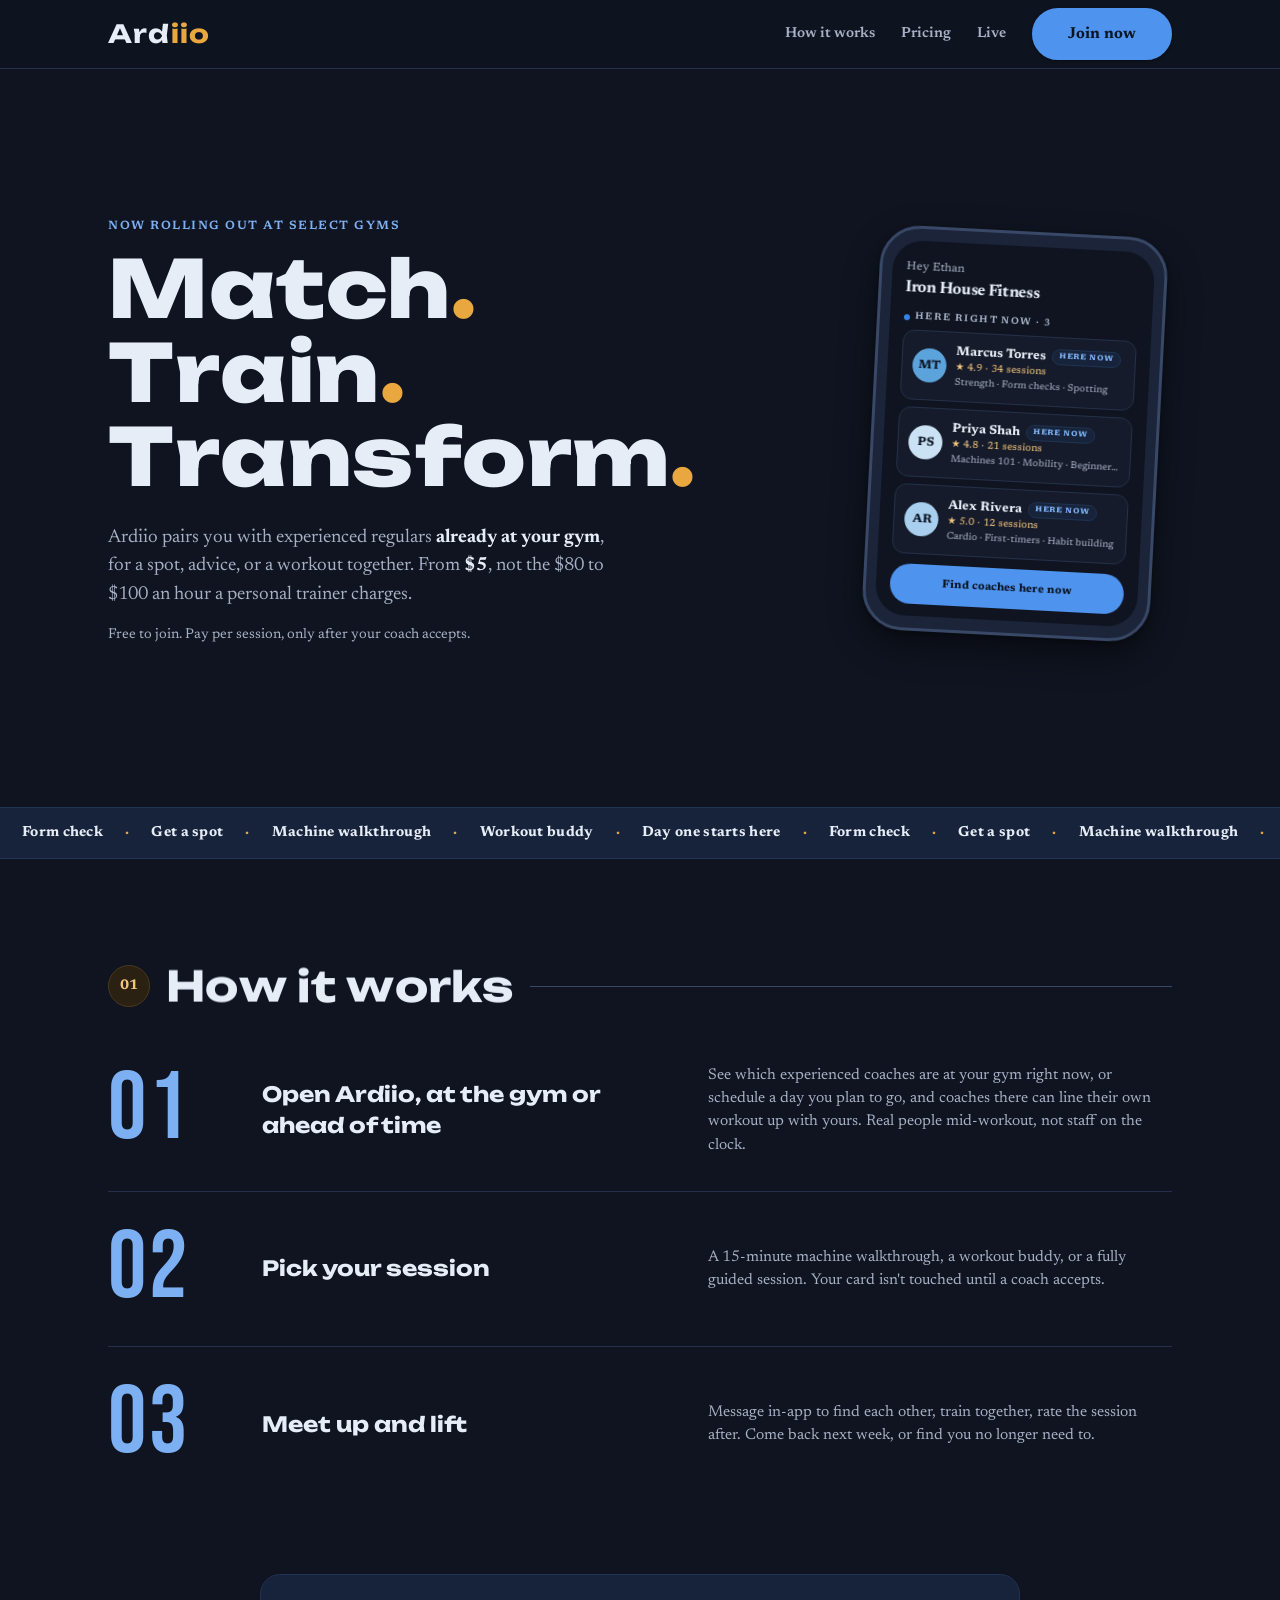
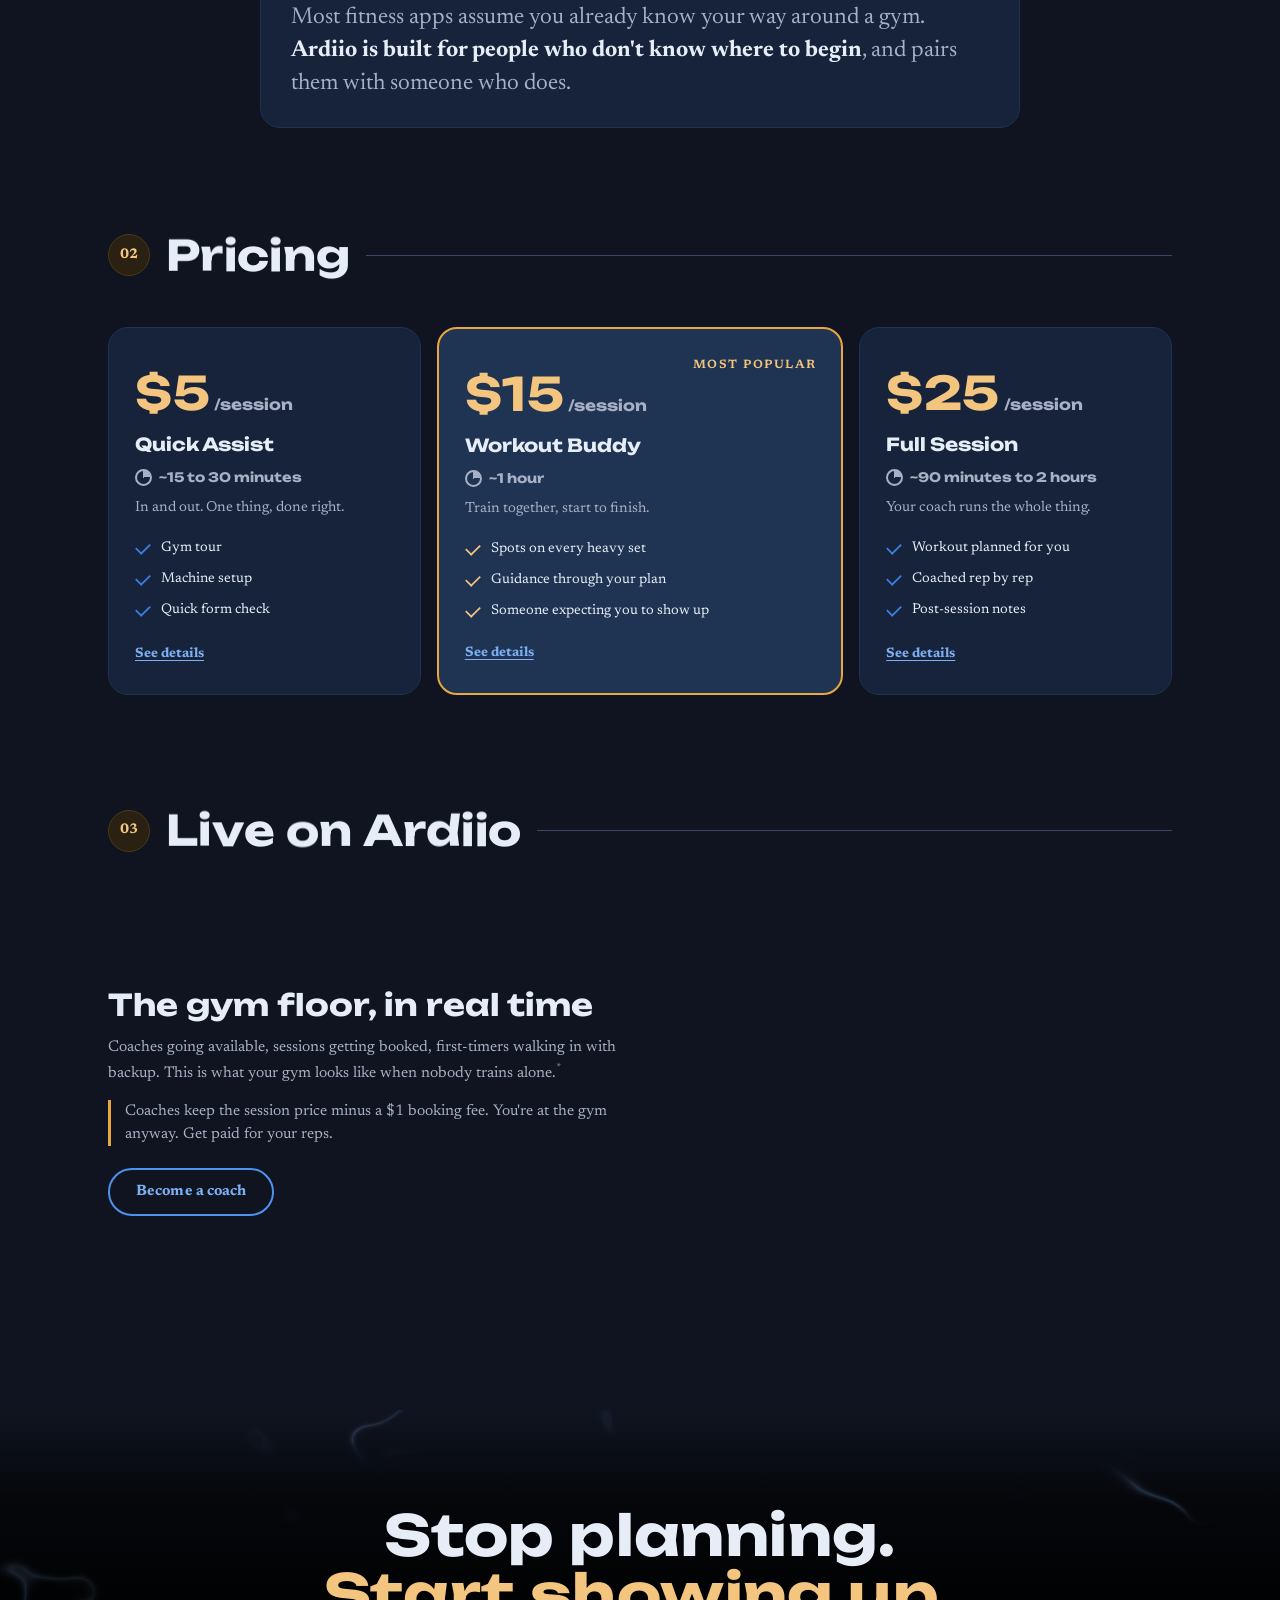
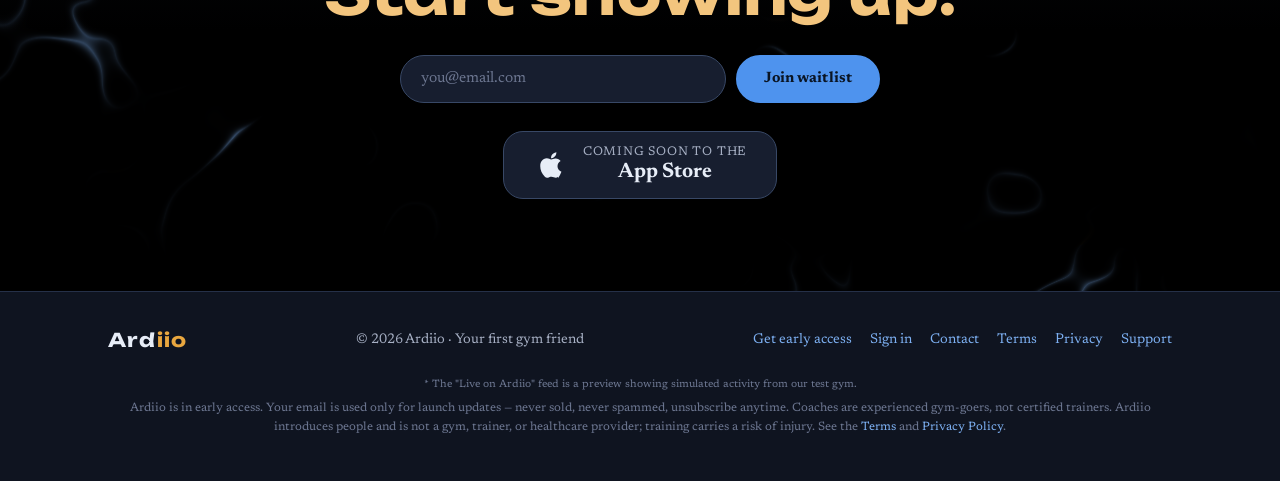
<file: index.html>
<!doctype html>
<html lang="en">
  <head>
    <meta charset="UTF-8" />
    <meta name="viewport" content="width=device-width, initial-scale=1.0" />
    <title>Ardiio | Find a Gym Buddy and Beginner-Friendly Coaching at Your Gym</title>
    <meta name="description" content="Ardiio pairs first-time gym goers with experienced gym regulars for affordable buddy sessions from $5. A spot, a form check, or a full guided workout, from someone already at your gym." />
    <link rel="canonical" href="https://ardiio.com/" />
    <meta property="og:type" content="website" />
    <meta property="og:url" content="https://ardiio.com/" />
    <meta property="og:site_name" content="Ardiio" />
    <meta property="og:title" content="Ardiio: Never walk in alone again" />
    <meta property="og:description" content="Get paired with an experienced gym regular already at your gym, for a machine walkthrough, a spot, or a full workout together. From $5." />
    <meta name="twitter:card" content="summary" />
    <meta name="twitter:title" content="Ardiio: Never walk in alone again" />
    <meta name="twitter:description" content="Get paired with an experienced gym regular already at your gym. Sessions from $5." />
    <meta name="theme-color" content="#0F1420" />
    <style>
      /* The marketing site is dark only — it is built to sit behind photography,
         which a light theme washes out. No theme-resolution script is needed
         because there is nothing to resolve. The Ardiio app itself still ships
         both themes; this is the landing page only. */
      :root { --boot-bg: #0F1420; --boot-ink: #E7EDF7; --boot-a: #4E93EE; --boot-b: #3B82E8; --boot-bar: #384866; --boot-shadow: #000000; }
      #boot {
        position: fixed; inset: 0; background: var(--boot-bg);
        display: flex; flex-direction: column; align-items: center; justify-content: center;
        gap: 26px; z-index: 999;
      }
      .boot-db { display: flex; align-items: center; animation: bootlift 1.1s ease-in-out infinite; }
      .boot-db i { display: block; background: var(--boot-a); border-radius: 4px; }
      .boot-db .p1 { width: 11px; height: 40px; }
      .boot-db .p2 { width: 8px; height: 29px; margin: 0 2px; background: var(--boot-b); }
      .boot-db .bar { width: 44px; height: 7px; background: var(--boot-bar); border-radius: 4px; }
      @keyframes bootlift {
        0%, 100% { transform: translateY(0) rotate(0deg); }
        40% { transform: translateY(-16px) rotate(-5deg); }
        55% { transform: translateY(-16px) rotate(3deg); }
      }
      .boot-shadow { width: 76px; height: 8px; border-radius: 50%; background: var(--boot-shadow); opacity: 0.16; margin-top: -14px; animation: bootshadow 1.1s ease-in-out infinite; }
      @keyframes bootshadow {
        0%, 100% { transform: scaleX(1); opacity: 0.16; }
        40%, 55% { transform: scaleX(0.6); opacity: 0.08; }
      }
      .boot-word { font-family: system-ui, sans-serif; font-weight: 800; font-size: 26px; letter-spacing: -0.5px; color: var(--boot-ink); animation: bootpulse 1.6s ease-in-out infinite; }
      .boot-word b { color: var(--boot-b); }
      @keyframes bootpulse { 0%, 100% { opacity: 1; } 50% { opacity: 0.55; } }
      @media (prefers-reduced-motion: reduce) {
        .boot-db, .boot-shadow, .boot-word { animation: none; }
      }
    </style>
    <script type="module" crossorigin src="/assets/index-CpjY9-13.js"></script>
    <link rel="stylesheet" crossorigin href="/assets/index-CAlNO-8D.css">
  </head>
  <body>
    <div id="root"><div id="boot">
      <div>
        <div class="boot-db"><i class="p1"></i><i class="p2"></i><i class="bar"></i><i class="p2"></i><i class="p1"></i></div>
        <div class="boot-shadow"></div>
      </div>
      <div class="boot-word">Ard<b>iio</b></div>
    </div></div>
    <noscript>
      <h1>Ardiio: never walk in alone again</h1>
      <p>
        Ardiio pairs first-time gym goers with experienced gym regulars ("coaches")
        for affordable buddy sessions at their own gym. Open the app at the gym, see
        which coaches are there right now, and book a $5 machine walkthrough, a $15
        workout-buddy session, or a $25 fully guided workout. You only pay after your
        coach accepts. Coaches are vetted regulars who earn money helping newcomers
        during their own workouts. Join the waitlist at ardiio.com or contact
        ethanchangkatytx@gmail.com.
      </p>
    </noscript>
  </body>
</html>
</file>
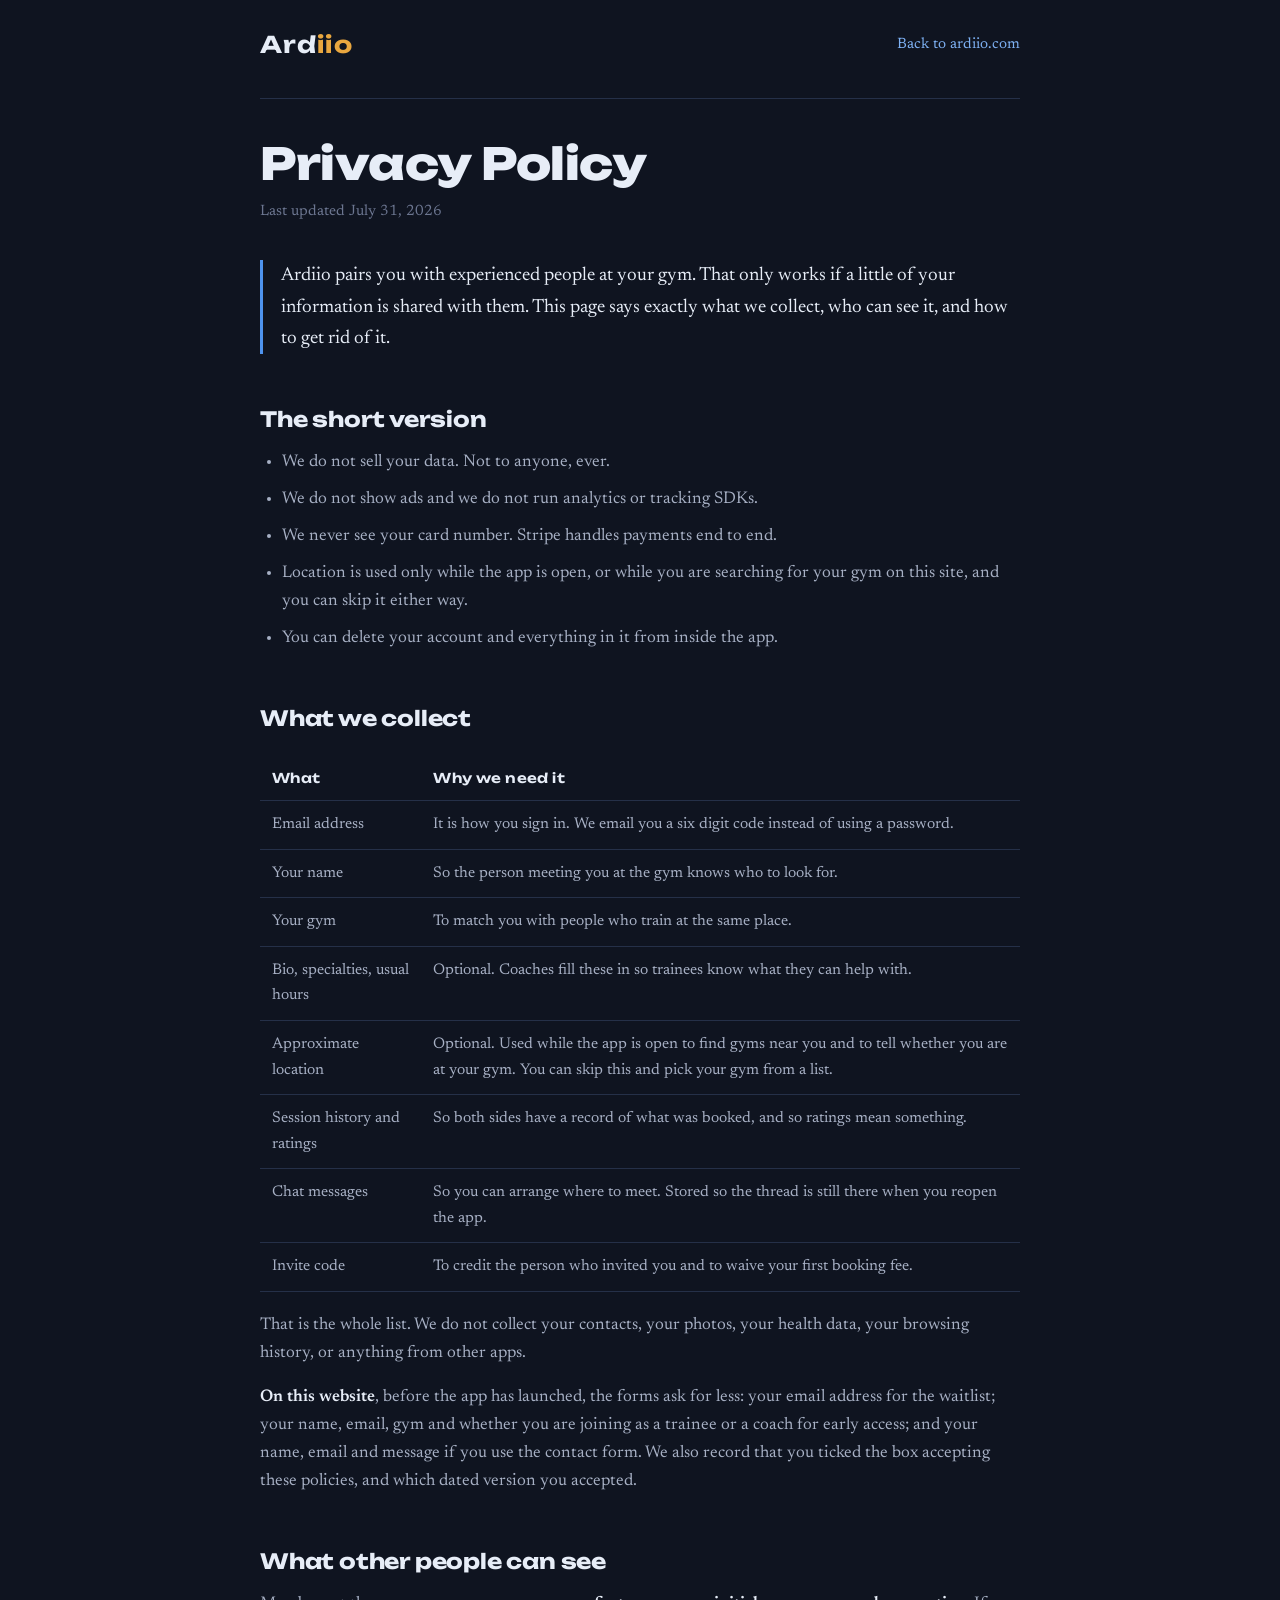
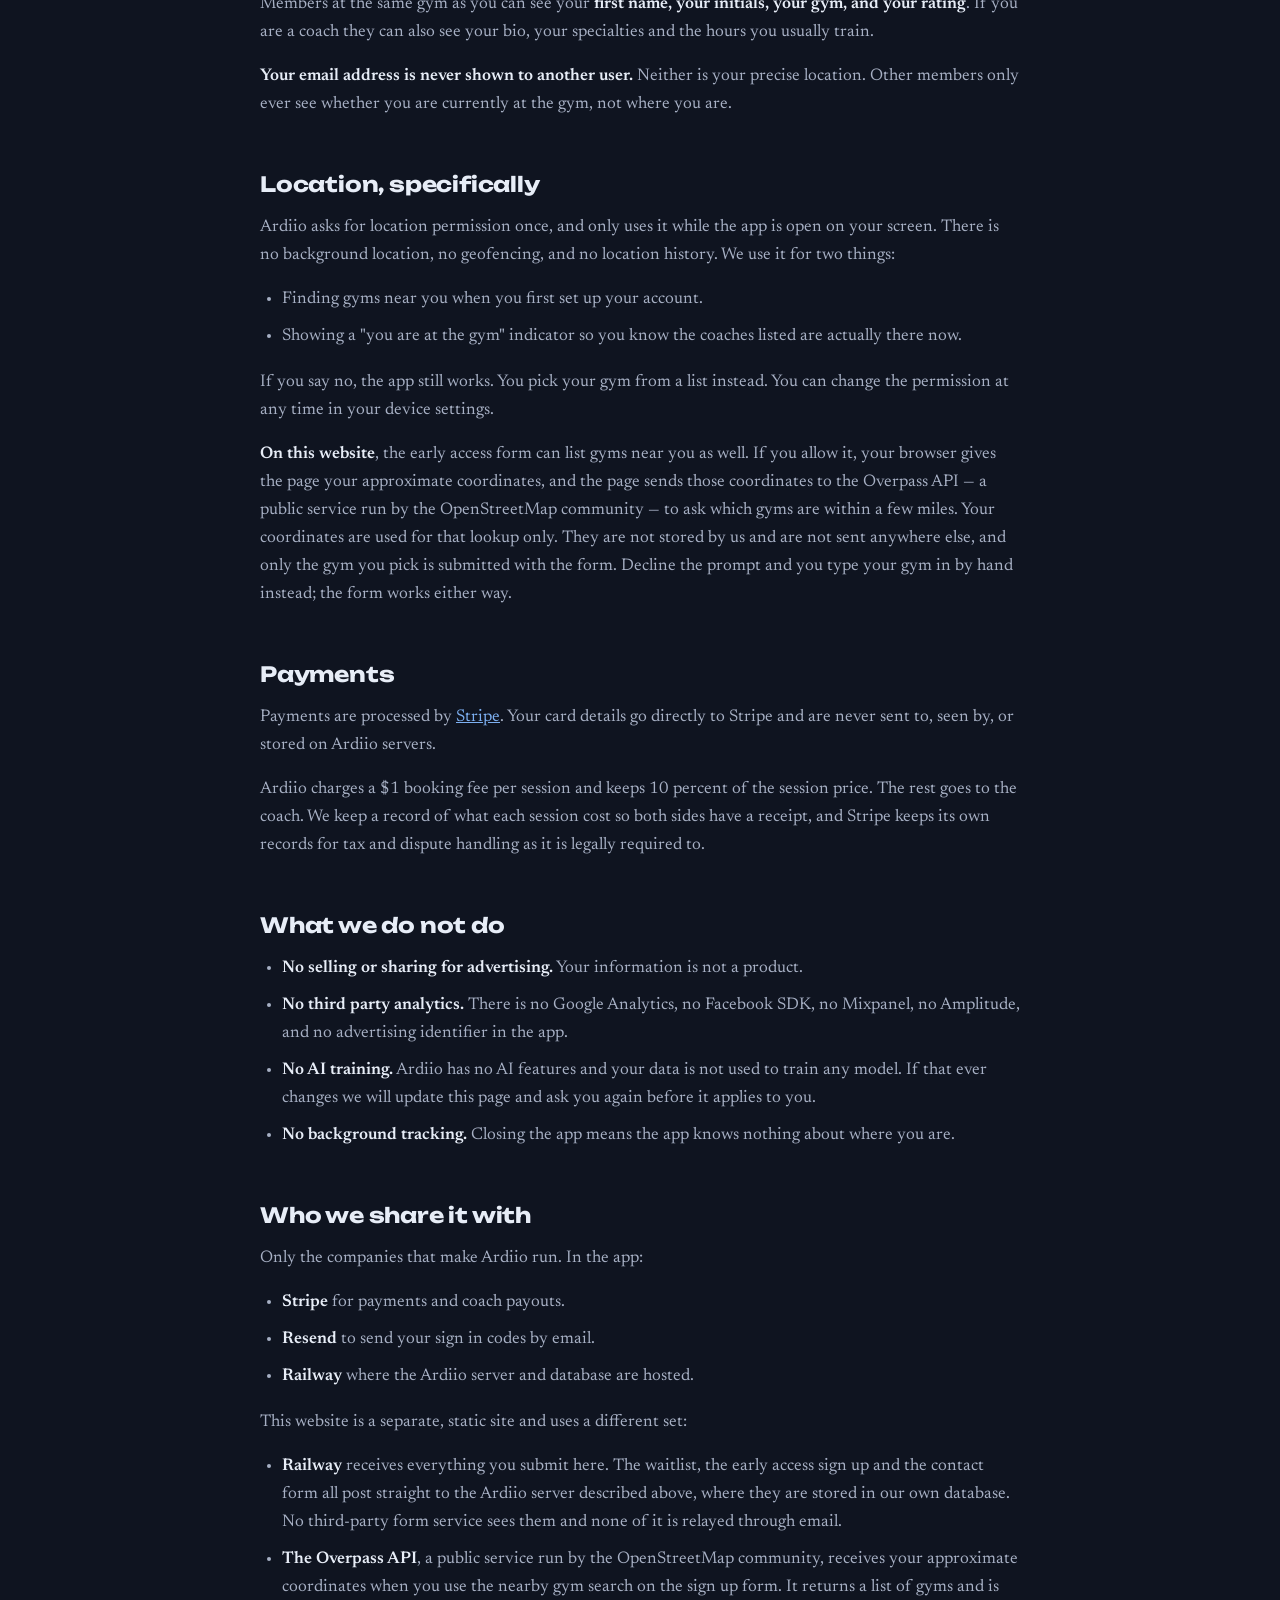
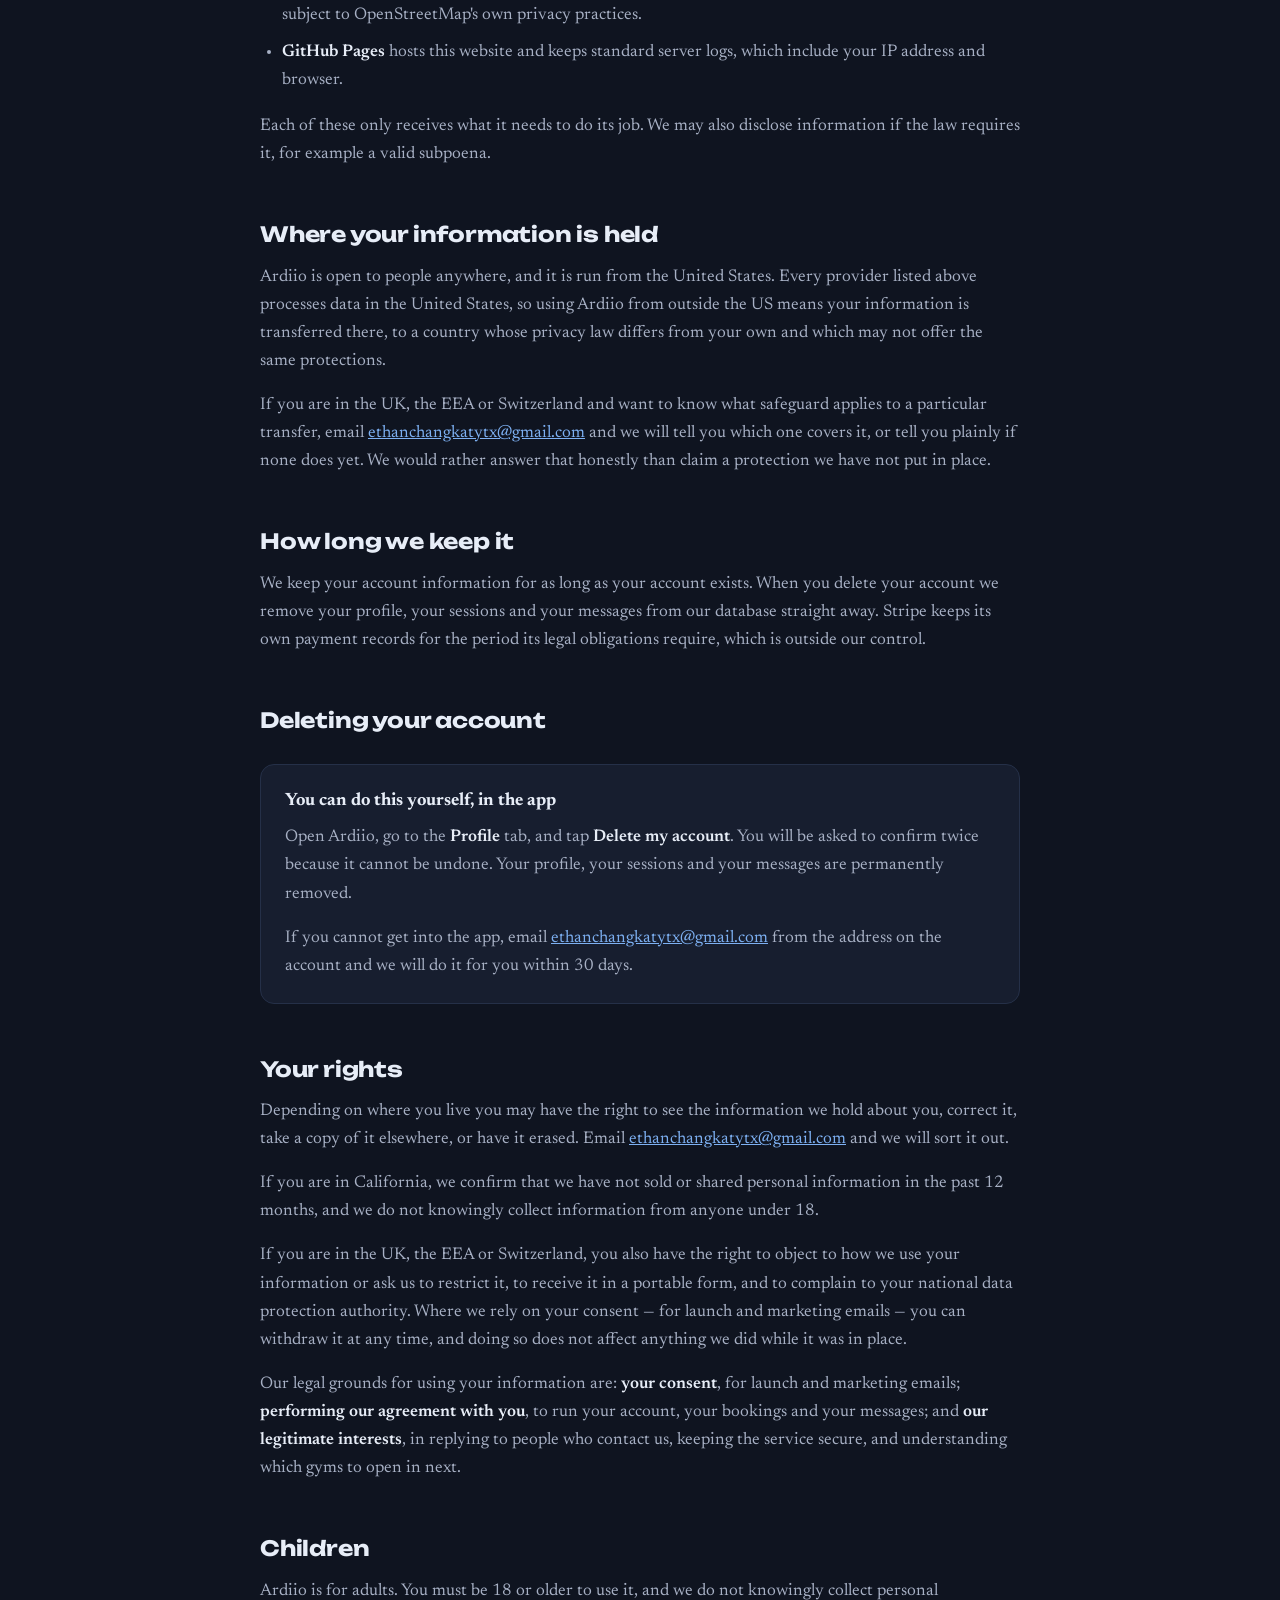
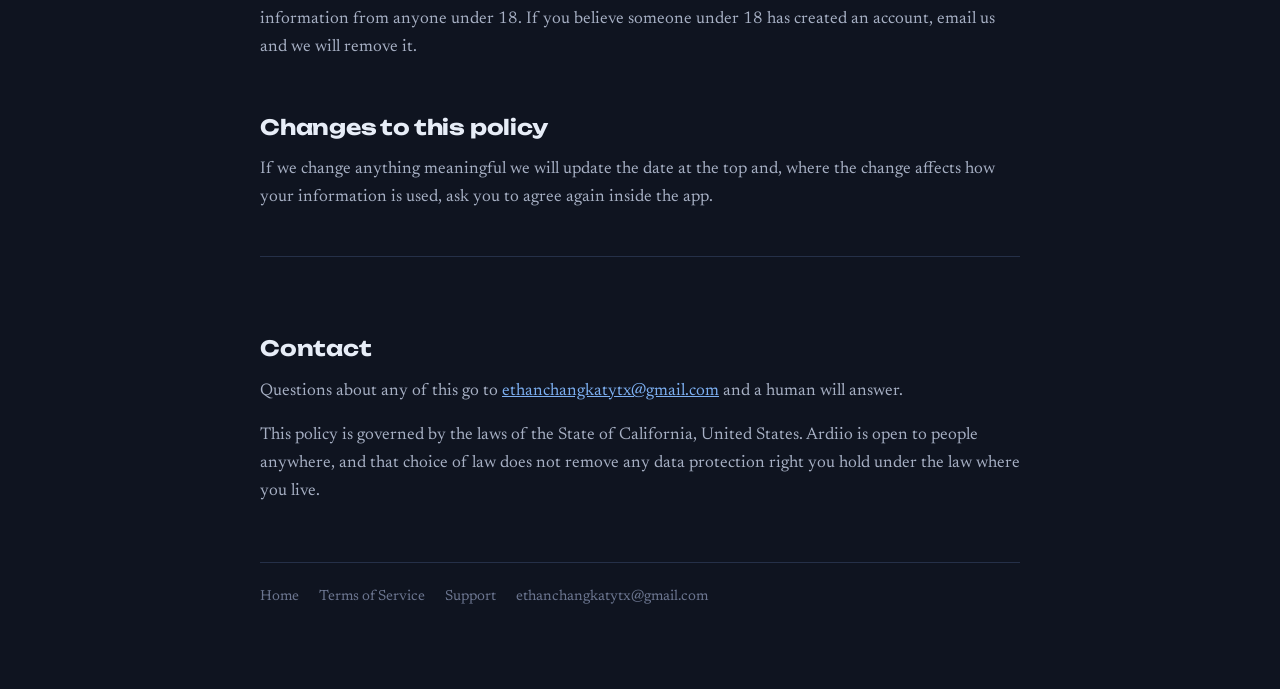
<file: privacy/index.html>
<!doctype html>
<html lang="en">
<head>
<meta charset="utf-8">
<meta name="viewport" content="width=device-width, initial-scale=1">
<title>Privacy Policy | Ardiio</title>
<meta name="description" content="What Ardiio collects, why, who can see it, and how to delete it. Plain English, no legal padding.">
<link rel="icon" href="/favicon.svg">
<link rel="stylesheet" href="/legal.css">
</head>
<body>
<div class="wrap">

<header class="top">
  <a class="logo" href="/">Ard<span>iio</span></a>
  <a class="back" href="/">Back to ardiio.com</a>
</header>

<h1>Privacy Policy</h1>
<p class="updated">Last updated July 31, 2026</p>

<p class="lead">Ardiio pairs you with experienced people at your gym. That only works if a little of your information is shared with them. This page says exactly what we collect, who can see it, and how to get rid of it.</p>

<h2>The short version</h2>
<ul>
  <li>We do not sell your data. Not to anyone, ever.</li>
  <li>We do not show ads and we do not run analytics or tracking SDKs.</li>
  <li>We never see your card number. Stripe handles payments end to end.</li>
  <li>Location is used only while the app is open, or while you are searching for your gym on this site, and you can skip it either way.</li>
  <li>You can delete your account and everything in it from inside the app.</li>
</ul>

<h2>What we collect</h2>

<table>
  <thead>
    <tr><th>What</th><th>Why we need it</th></tr>
  </thead>
  <tbody>
    <tr>
      <td>Email address</td>
      <td>It is how you sign in. We email you a six digit code instead of using a password.</td>
    </tr>
    <tr>
      <td>Your name</td>
      <td>So the person meeting you at the gym knows who to look for.</td>
    </tr>
    <tr>
      <td>Your gym</td>
      <td>To match you with people who train at the same place.</td>
    </tr>
    <tr>
      <td>Bio, specialties, usual hours</td>
      <td>Optional. Coaches fill these in so trainees know what they can help with.</td>
    </tr>
    <tr>
      <td>Approximate location</td>
      <td>Optional. Used while the app is open to find gyms near you and to tell whether you are at your gym. You can skip this and pick your gym from a list.</td>
    </tr>
    <tr>
      <td>Session history and ratings</td>
      <td>So both sides have a record of what was booked, and so ratings mean something.</td>
    </tr>
    <tr>
      <td>Chat messages</td>
      <td>So you can arrange where to meet. Stored so the thread is still there when you reopen the app.</td>
    </tr>
    <tr>
      <td>Invite code</td>
      <td>To credit the person who invited you and to waive your first booking fee.</td>
    </tr>
  </tbody>
</table>

<p>That is the whole list. We do not collect your contacts, your photos, your health data, your browsing history, or anything from other apps.</p>

<p><strong>On this website</strong>, before the app has launched, the forms ask for less: your email address for the waitlist; your name, email, gym and whether you are joining as a trainee or a coach for early access; and your name, email and message if you use the contact form. We also record that you ticked the box accepting these policies, and which dated version you accepted.</p>

<h2>What other people can see</h2>

<p>Members at the same gym as you can see your <strong>first name, your initials, your gym, and your rating</strong>. If you are a coach they can also see your bio, your specialties and the hours you usually train.</p>

<p><strong>Your email address is never shown to another user.</strong> Neither is your precise location. Other members only ever see whether you are currently at the gym, not where you are.</p>

<h2>Location, specifically</h2>

<p>Ardiio asks for location permission once, and only uses it while the app is open on your screen. There is no background location, no geofencing, and no location history. We use it for two things:</p>
<ul>
  <li>Finding gyms near you when you first set up your account.</li>
  <li>Showing a "you are at the gym" indicator so you know the coaches listed are actually there now.</li>
</ul>
<p>If you say no, the app still works. You pick your gym from a list instead. You can change the permission at any time in your device settings.</p>

<p><strong>On this website</strong>, the early access form can list gyms near you as well. If you allow it, your browser gives the page your approximate coordinates, and the page sends those coordinates to the Overpass API — a public service run by the OpenStreetMap community — to ask which gyms are within a few miles. Your coordinates are used for that lookup only. They are not stored by us and are not sent anywhere else, and only the gym you pick is submitted with the form. Decline the prompt and you type your gym in by hand instead; the form works either way.</p>

<h2>Payments</h2>

<p>Payments are processed by <a href="https://stripe.com/privacy" rel="noopener">Stripe</a>. Your card details go directly to Stripe and are never sent to, seen by, or stored on Ardiio servers.</p>

<p>Ardiio charges a $1 booking fee per session and keeps 10 percent of the session price. The rest goes to the coach. We keep a record of what each session cost so both sides have a receipt, and Stripe keeps its own records for tax and dispute handling as it is legally required to.</p>

<h2>What we do not do</h2>

<ul>
  <li><strong>No selling or sharing for advertising.</strong> Your information is not a product.</li>
  <li><strong>No third party analytics.</strong> There is no Google Analytics, no Facebook SDK, no Mixpanel, no Amplitude, and no advertising identifier in the app.</li>
  <li><strong>No AI training.</strong> Ardiio has no AI features and your data is not used to train any model. If that ever changes we will update this page and ask you again before it applies to you.</li>
  <li><strong>No background tracking.</strong> Closing the app means the app knows nothing about where you are.</li>
</ul>

<h2>Who we share it with</h2>

<p>Only the companies that make Ardiio run. In the app:</p>
<ul>
  <li><strong>Stripe</strong> for payments and coach payouts.</li>
  <li><strong>Resend</strong> to send your sign in codes by email.</li>
  <li><strong>Railway</strong> where the Ardiio server and database are hosted.</li>
</ul>
<p>This website is a separate, static site and uses a different set:</p>
<ul>
  <li><strong>Railway</strong> receives everything you submit here. The waitlist, the early access sign up and the contact form all post straight to the Ardiio server described above, where they are stored in our own database. No third-party form service sees them and none of it is relayed through email.</li>
  <li><strong>The Overpass API</strong>, a public service run by the OpenStreetMap community, receives your approximate coordinates when you use the nearby gym search on the sign up form. It returns a list of gyms and is subject to OpenStreetMap's own privacy practices.</li>
  <li><strong>GitHub Pages</strong> hosts this website and keeps standard server logs, which include your IP address and browser.</li>
</ul>
<p>Each of these only receives what it needs to do its job. We may also disclose information if the law requires it, for example a valid subpoena.</p>

<h2>Where your information is held</h2>

<p>Ardiio is open to people anywhere, and it is run from the United States. Every provider listed above processes data in the United States, so using Ardiio from outside the US means your information is transferred there, to a country whose privacy law differs from your own and which may not offer the same protections.</p>

<p>If you are in the UK, the EEA or Switzerland and want to know what safeguard applies to a particular transfer, email <a href="mailto:ethanchangkatytx@gmail.com">ethanchangkatytx@gmail.com</a> and we will tell you which one covers it, or tell you plainly if none does yet. We would rather answer that honestly than claim a protection we have not put in place.</p>

<h2>How long we keep it</h2>

<p>We keep your account information for as long as your account exists. When you delete your account we remove your profile, your sessions and your messages from our database straight away. Stripe keeps its own payment records for the period its legal obligations require, which is outside our control.</p>

<h2>Deleting your account</h2>

<div class="card">
  <h3>You can do this yourself, in the app</h3>
  <p>Open Ardiio, go to the <strong>Profile</strong> tab, and tap <strong>Delete my account</strong>. You will be asked to confirm twice because it cannot be undone. Your profile, your sessions and your messages are permanently removed.</p>
  <p>If you cannot get into the app, email <a href="mailto:ethanchangkatytx@gmail.com">ethanchangkatytx@gmail.com</a> from the address on the account and we will do it for you within 30 days.</p>
</div>

<h2>Your rights</h2>

<p>Depending on where you live you may have the right to see the information we hold about you, correct it, take a copy of it elsewhere, or have it erased. Email <a href="mailto:ethanchangkatytx@gmail.com">ethanchangkatytx@gmail.com</a> and we will sort it out.</p>

<p>If you are in California, we confirm that we have not sold or shared personal information in the past 12 months, and we do not knowingly collect information from anyone under 18.</p>

<p>If you are in the UK, the EEA or Switzerland, you also have the right to object to how we use your information or ask us to restrict it, to receive it in a portable form, and to complain to your national data protection authority. Where we rely on your consent — for launch and marketing emails — you can withdraw it at any time, and doing so does not affect anything we did while it was in place.</p>

<p>Our legal grounds for using your information are: <strong>your consent</strong>, for launch and marketing emails; <strong>performing our agreement with you</strong>, to run your account, your bookings and your messages; and <strong>our legitimate interests</strong>, in replying to people who contact us, keeping the service secure, and understanding which gyms to open in next.</p>

<h2>Children</h2>

<p>Ardiio is for adults. You must be 18 or older to use it, and we do not knowingly collect personal information from anyone under 18. If you believe someone under 18 has created an account, email us and we will remove it.</p>

<h2>Changes to this policy</h2>

<p>If we change anything meaningful we will update the date at the top and, where the change affects how your information is used, ask you to agree again inside the app.</p>

<div class="contact">
  <h2>Contact</h2>
  <p>Questions about any of this go to <a href="mailto:ethanchangkatytx@gmail.com">ethanchangkatytx@gmail.com</a> and a human will answer.</p>
  <p>This policy is governed by the laws of the State of California, United States. Ardiio is open to people anywhere, and that choice of law does not remove any data protection right you hold under the law where you live.</p>
</div>

<footer class="foot">
  <a href="/">Home</a>
  <a href="/terms/">Terms of Service</a>
  <a href="/support/">Support</a>
  <a href="mailto:ethanchangkatytx@gmail.com">ethanchangkatytx@gmail.com</a>
</footer>

</div>
</body>
</html>
</file>
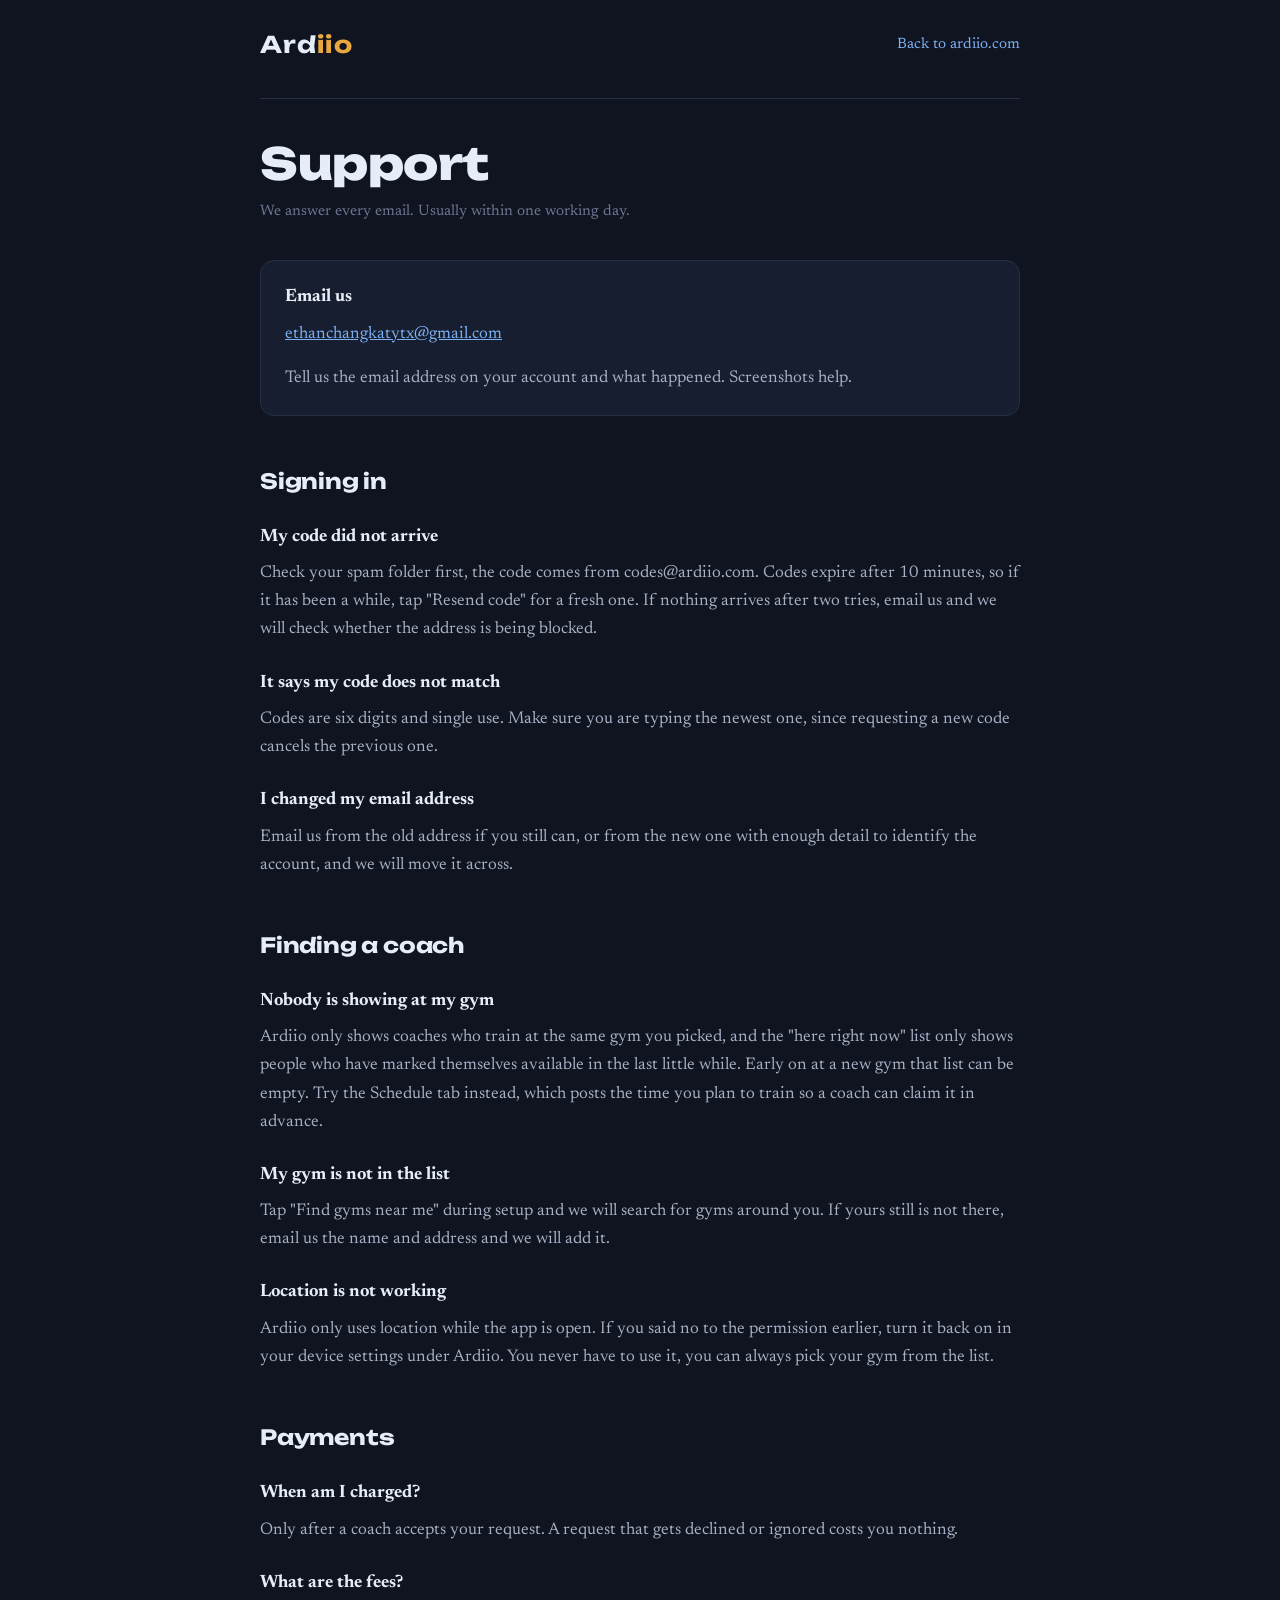
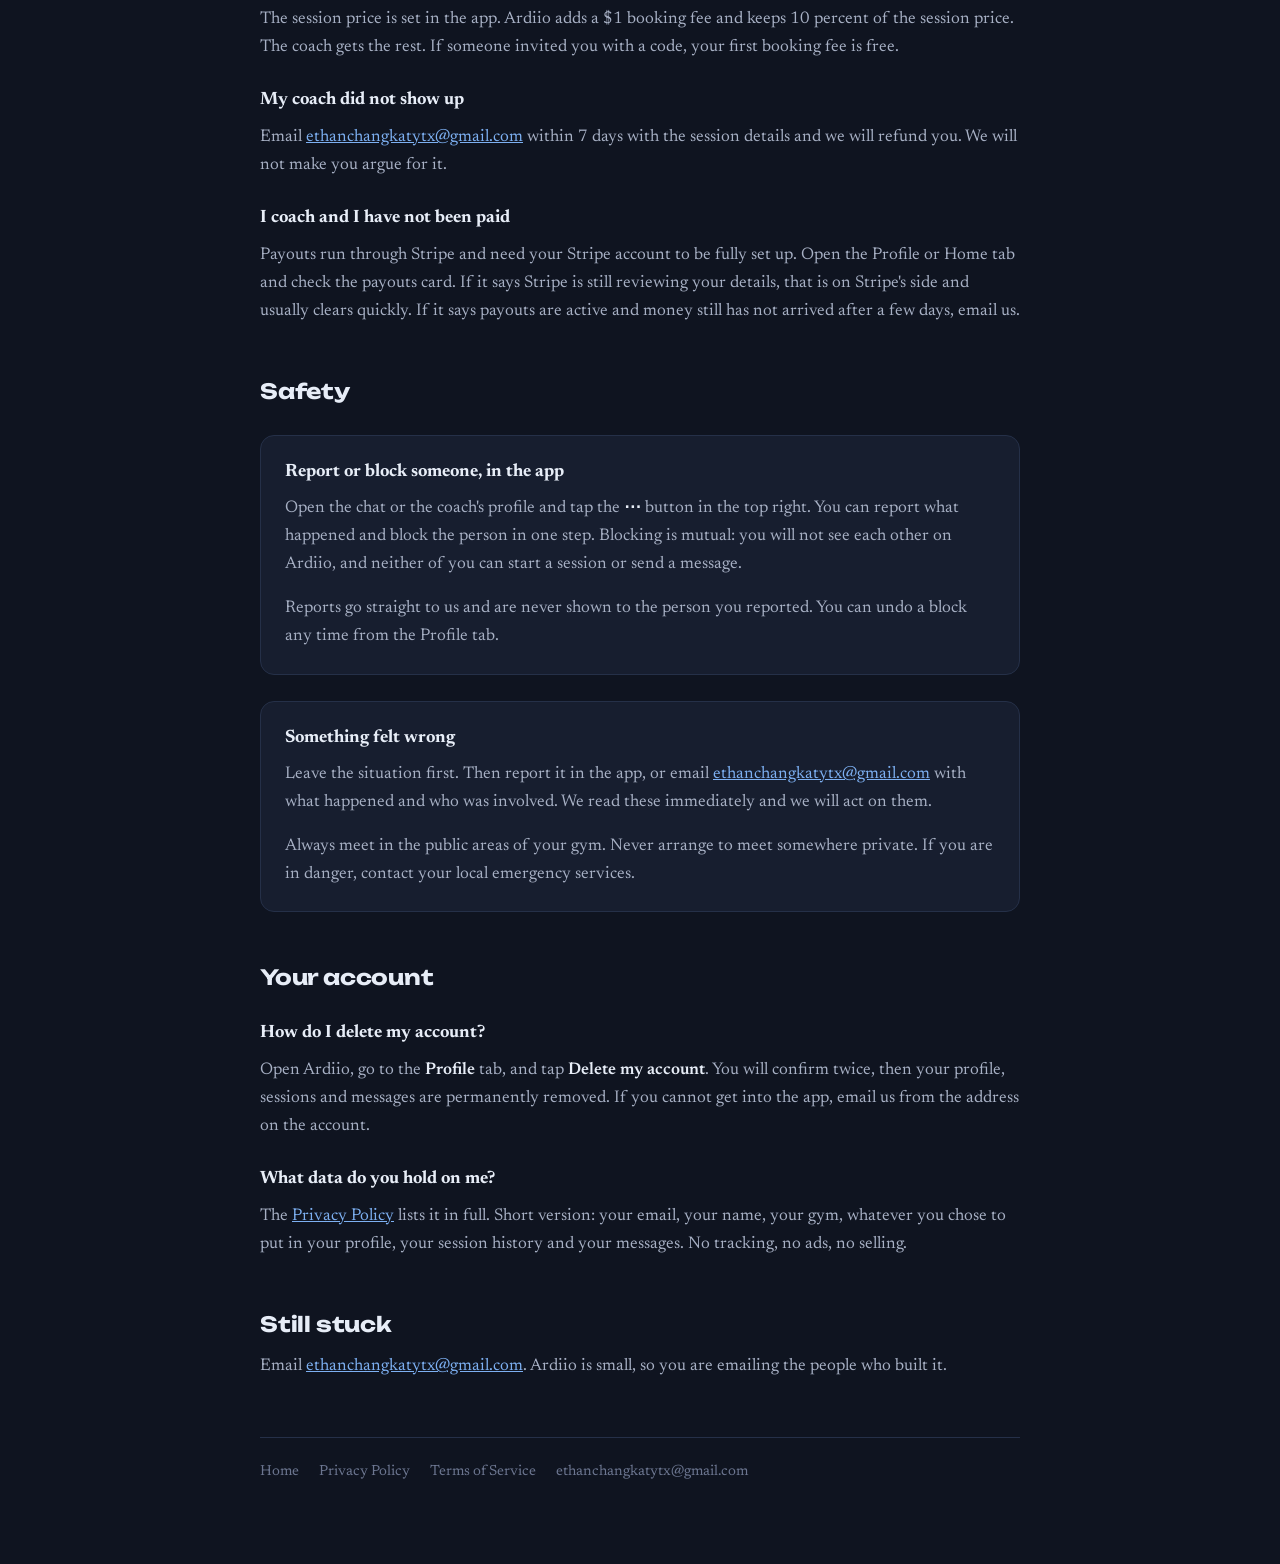
<file: support/index.html>
<!doctype html>
<html lang="en">
<head>
<meta charset="utf-8">
<meta name="viewport" content="width=device-width, initial-scale=1">
<title>Support | Ardiio</title>
<meta name="description" content="Help with Ardiio: signing in, finding coaches, payments, refunds, and deleting your account.">
<link rel="icon" href="/favicon.svg">
<link rel="stylesheet" href="/legal.css">
</head>
<body>
<div class="wrap">

<header class="top">
  <a class="logo" href="/">Ard<span>iio</span></a>
  <a class="back" href="/">Back to ardiio.com</a>
</header>

<h1>Support</h1>
<p class="updated">We answer every email. Usually within one working day.</p>

<div class="card">
  <h3>Email us</h3>
  <p><a href="mailto:ethanchangkatytx@gmail.com">ethanchangkatytx@gmail.com</a></p>
  <p>Tell us the email address on your account and what happened. Screenshots help.</p>
</div>

<h2>Signing in</h2>

<h3>My code did not arrive</h3>
<p>Check your spam folder first, the code comes from codes@ardiio.com. Codes expire after 10 minutes, so if it has been a while, tap "Resend code" for a fresh one. If nothing arrives after two tries, email us and we will check whether the address is being blocked.</p>

<h3>It says my code does not match</h3>
<p>Codes are six digits and single use. Make sure you are typing the newest one, since requesting a new code cancels the previous one.</p>

<h3>I changed my email address</h3>
<p>Email us from the old address if you still can, or from the new one with enough detail to identify the account, and we will move it across.</p>

<h2>Finding a coach</h2>

<h3>Nobody is showing at my gym</h3>
<p>Ardiio only shows coaches who train at the same gym you picked, and the "here right now" list only shows people who have marked themselves available in the last little while. Early on at a new gym that list can be empty. Try the Schedule tab instead, which posts the time you plan to train so a coach can claim it in advance.</p>

<h3>My gym is not in the list</h3>
<p>Tap "Find gyms near me" during setup and we will search for gyms around you. If yours still is not there, email us the name and address and we will add it.</p>

<h3>Location is not working</h3>
<p>Ardiio only uses location while the app is open. If you said no to the permission earlier, turn it back on in your device settings under Ardiio. You never have to use it, you can always pick your gym from the list.</p>

<h2>Payments</h2>

<h3>When am I charged?</h3>
<p>Only after a coach accepts your request. A request that gets declined or ignored costs you nothing.</p>

<h3>What are the fees?</h3>
<p>The session price is set in the app. Ardiio adds a $1 booking fee and keeps 10 percent of the session price. The coach gets the rest. If someone invited you with a code, your first booking fee is free.</p>

<h3>My coach did not show up</h3>
<p>Email <a href="mailto:ethanchangkatytx@gmail.com">ethanchangkatytx@gmail.com</a> within 7 days with the session details and we will refund you. We will not make you argue for it.</p>

<h3>I coach and I have not been paid</h3>
<p>Payouts run through Stripe and need your Stripe account to be fully set up. Open the Profile or Home tab and check the payouts card. If it says Stripe is still reviewing your details, that is on Stripe's side and usually clears quickly. If it says payouts are active and money still has not arrived after a few days, email us.</p>

<h2>Safety</h2>

<div class="card">
  <h3>Report or block someone, in the app</h3>
  <p>Open the chat or the coach's profile and tap the <strong>&#8943;</strong> button in the top right. You can report what happened and block the person in one step. Blocking is mutual: you will not see each other on Ardiio, and neither of you can start a session or send a message.</p>
  <p>Reports go straight to us and are never shown to the person you reported. You can undo a block any time from the Profile tab.</p>
</div>

<div class="card">
  <h3>Something felt wrong</h3>
  <p>Leave the situation first. Then report it in the app, or email <a href="mailto:ethanchangkatytx@gmail.com">ethanchangkatytx@gmail.com</a> with what happened and who was involved. We read these immediately and we will act on them.</p>
  <p>Always meet in the public areas of your gym. Never arrange to meet somewhere private. If you are in danger, contact your local emergency services.</p>
</div>

<h2>Your account</h2>

<h3>How do I delete my account?</h3>
<p>Open Ardiio, go to the <strong>Profile</strong> tab, and tap <strong>Delete my account</strong>. You will confirm twice, then your profile, sessions and messages are permanently removed. If you cannot get into the app, email us from the address on the account.</p>

<h3>What data do you hold on me?</h3>
<p>The <a href="/privacy/">Privacy Policy</a> lists it in full. Short version: your email, your name, your gym, whatever you chose to put in your profile, your session history and your messages. No tracking, no ads, no selling.</p>

<h2>Still stuck</h2>

<p>Email <a href="mailto:ethanchangkatytx@gmail.com">ethanchangkatytx@gmail.com</a>. Ardiio is small, so you are emailing the people who built it.</p>

<footer class="foot">
  <a href="/">Home</a>
  <a href="/privacy/">Privacy Policy</a>
  <a href="/terms/">Terms of Service</a>
  <a href="mailto:ethanchangkatytx@gmail.com">ethanchangkatytx@gmail.com</a>
</footer>

</div>
</body>
</html>
</file>
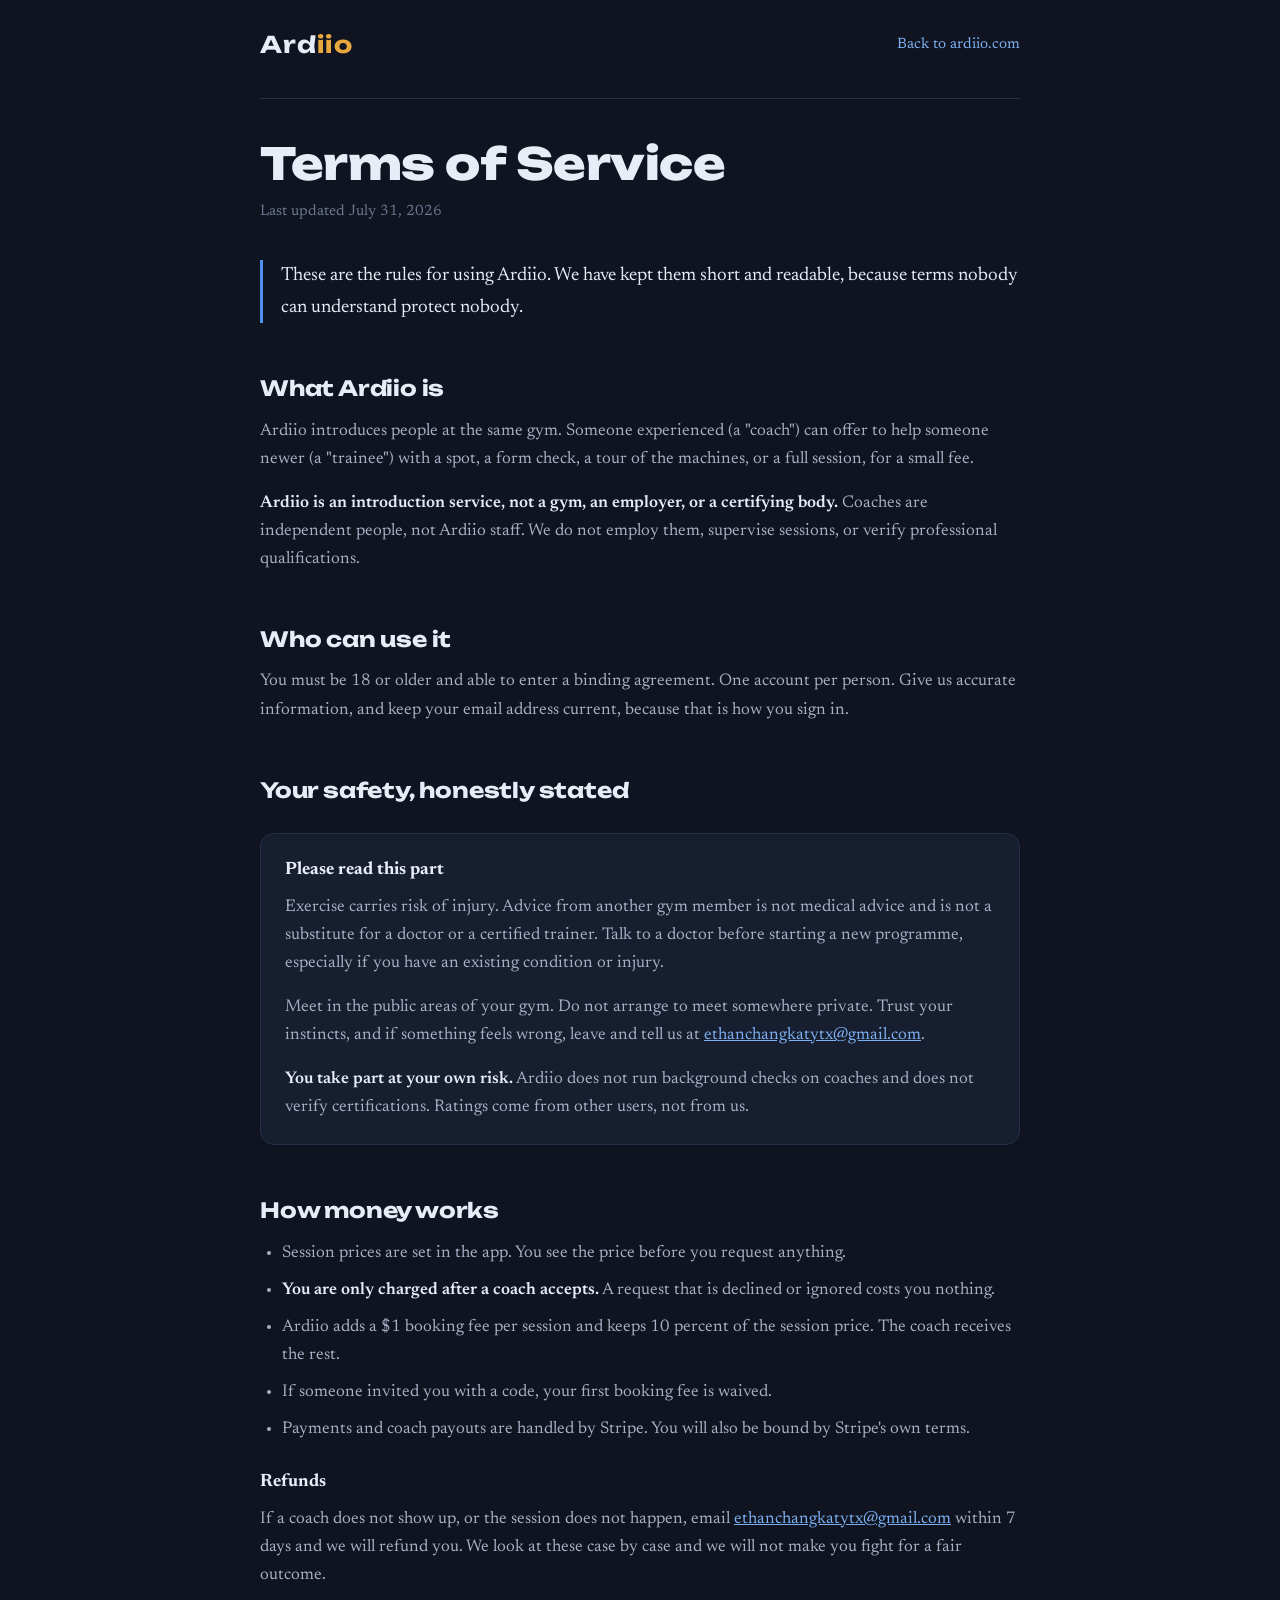
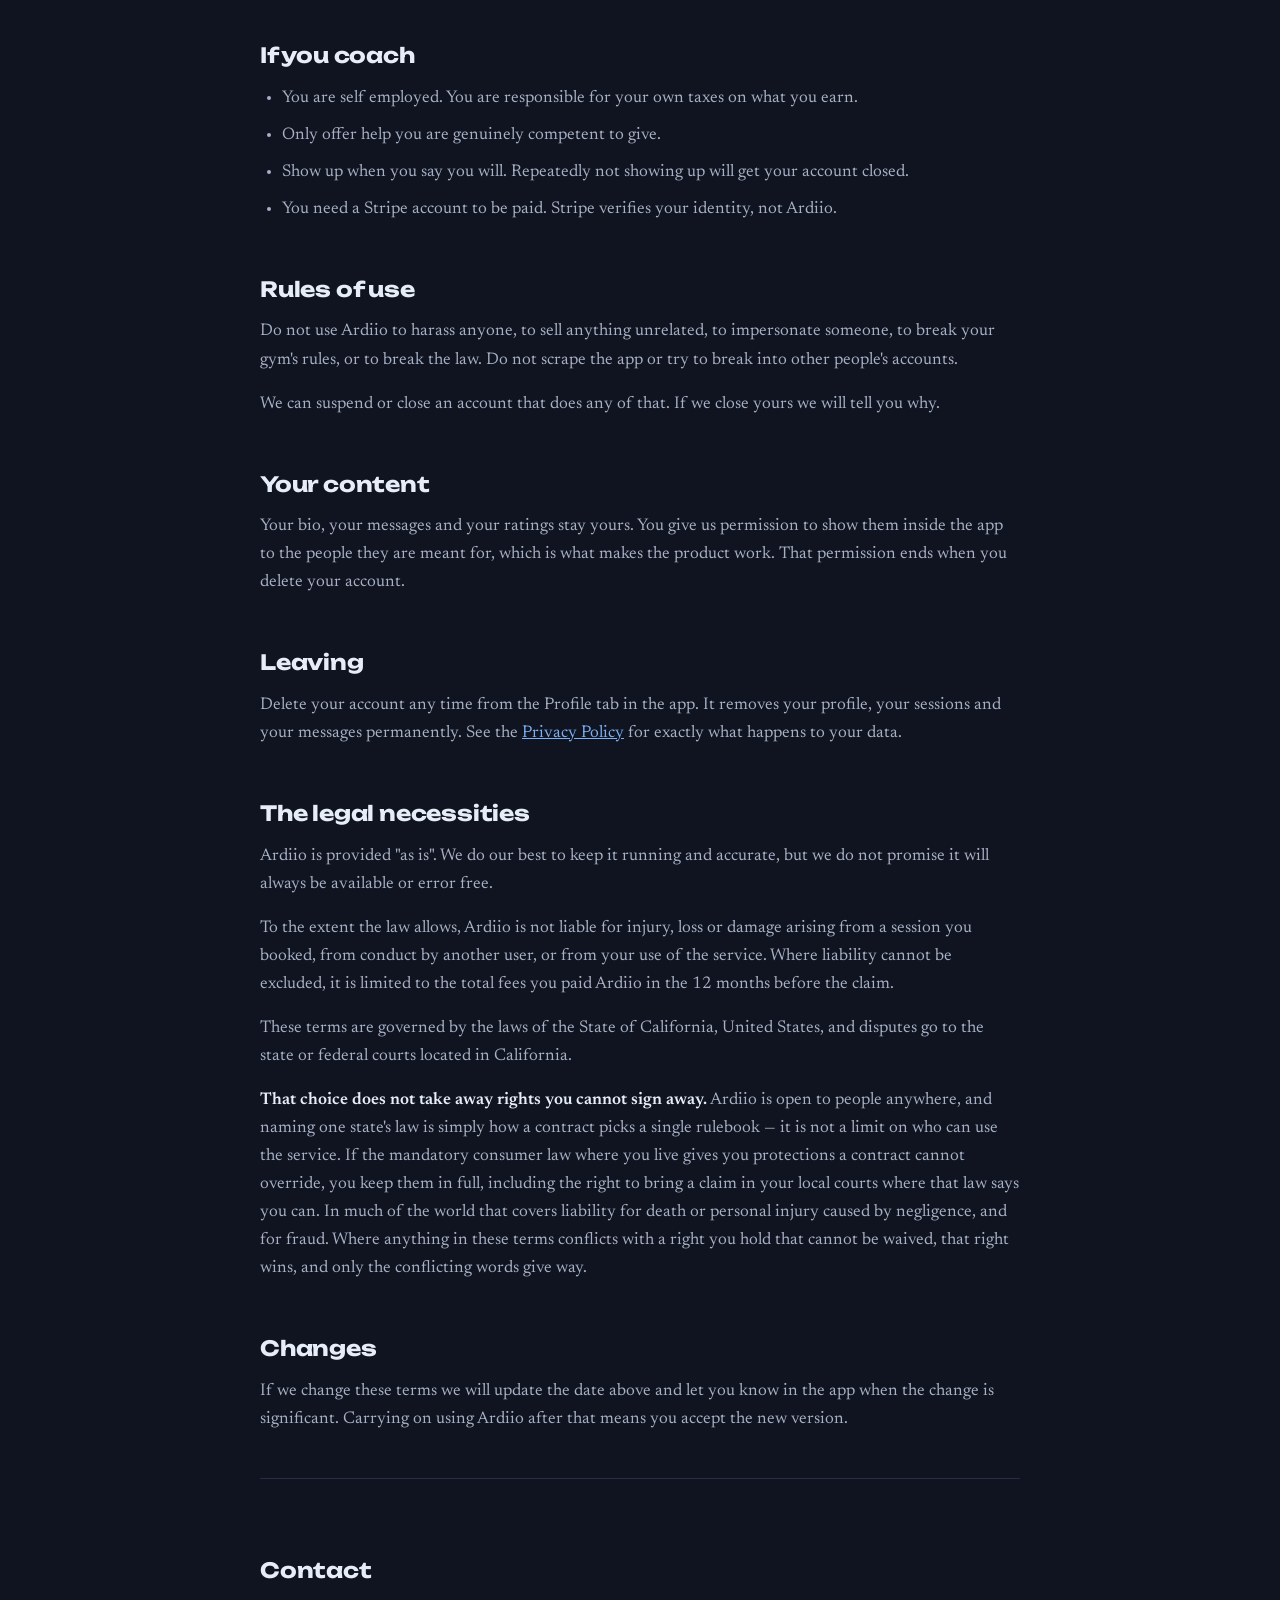
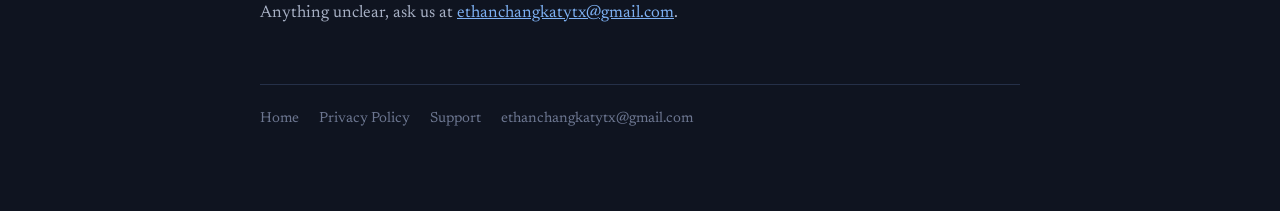
<file: terms/index.html>
<!doctype html>
<html lang="en">
<head>
<meta charset="utf-8">
<meta name="viewport" content="width=device-width, initial-scale=1">
<title>Terms of Service | Ardiio</title>
<meta name="description" content="The rules for using Ardiio: what we do, what you agree to, how money works, and how to leave.">
<link rel="icon" href="/favicon.svg">
<link rel="stylesheet" href="/legal.css">
</head>
<body>
<div class="wrap">

<header class="top">
  <a class="logo" href="/">Ard<span>iio</span></a>
  <a class="back" href="/">Back to ardiio.com</a>
</header>

<h1>Terms of Service</h1>
<p class="updated">Last updated July 31, 2026</p>

<p class="lead">These are the rules for using Ardiio. We have kept them short and readable, because terms nobody can understand protect nobody.</p>

<h2>What Ardiio is</h2>

<p>Ardiio introduces people at the same gym. Someone experienced (a "coach") can offer to help someone newer (a "trainee") with a spot, a form check, a tour of the machines, or a full session, for a small fee.</p>

<p><strong>Ardiio is an introduction service, not a gym, an employer, or a certifying body.</strong> Coaches are independent people, not Ardiio staff. We do not employ them, supervise sessions, or verify professional qualifications.</p>

<h2>Who can use it</h2>

<p>You must be 18 or older and able to enter a binding agreement. One account per person. Give us accurate information, and keep your email address current, because that is how you sign in.</p>

<h2>Your safety, honestly stated</h2>

<div class="card">
  <h3>Please read this part</h3>
  <p>Exercise carries risk of injury. Advice from another gym member is not medical advice and is not a substitute for a doctor or a certified trainer. Talk to a doctor before starting a new programme, especially if you have an existing condition or injury.</p>
  <p>Meet in the public areas of your gym. Do not arrange to meet somewhere private. Trust your instincts, and if something feels wrong, leave and tell us at <a href="mailto:ethanchangkatytx@gmail.com">ethanchangkatytx@gmail.com</a>.</p>
  <p><strong>You take part at your own risk.</strong> Ardiio does not run background checks on coaches and does not verify certifications. Ratings come from other users, not from us.</p>
</div>

<h2>How money works</h2>

<ul>
  <li>Session prices are set in the app. You see the price before you request anything.</li>
  <li><strong>You are only charged after a coach accepts.</strong> A request that is declined or ignored costs you nothing.</li>
  <li>Ardiio adds a $1 booking fee per session and keeps 10 percent of the session price. The coach receives the rest.</li>
  <li>If someone invited you with a code, your first booking fee is waived.</li>
  <li>Payments and coach payouts are handled by Stripe. You will also be bound by Stripe's own terms.</li>
</ul>

<h3>Refunds</h3>
<p>If a coach does not show up, or the session does not happen, email <a href="mailto:ethanchangkatytx@gmail.com">ethanchangkatytx@gmail.com</a> within 7 days and we will refund you. We look at these case by case and we will not make you fight for a fair outcome.</p>

<h2>If you coach</h2>

<ul>
  <li>You are self employed. You are responsible for your own taxes on what you earn.</li>
  <li>Only offer help you are genuinely competent to give.</li>
  <li>Show up when you say you will. Repeatedly not showing up will get your account closed.</li>
  <li>You need a Stripe account to be paid. Stripe verifies your identity, not Ardiio.</li>
</ul>

<h2>Rules of use</h2>

<p>Do not use Ardiio to harass anyone, to sell anything unrelated, to impersonate someone, to break your gym's rules, or to break the law. Do not scrape the app or try to break into other people's accounts.</p>

<p>We can suspend or close an account that does any of that. If we close yours we will tell you why.</p>

<h2>Your content</h2>

<p>Your bio, your messages and your ratings stay yours. You give us permission to show them inside the app to the people they are meant for, which is what makes the product work. That permission ends when you delete your account.</p>

<h2>Leaving</h2>

<p>Delete your account any time from the Profile tab in the app. It removes your profile, your sessions and your messages permanently. See the <a href="/privacy/">Privacy Policy</a> for exactly what happens to your data.</p>

<h2>The legal necessities</h2>

<p>Ardiio is provided "as is". We do our best to keep it running and accurate, but we do not promise it will always be available or error free.</p>

<p>To the extent the law allows, Ardiio is not liable for injury, loss or damage arising from a session you booked, from conduct by another user, or from your use of the service. Where liability cannot be excluded, it is limited to the total fees you paid Ardiio in the 12 months before the claim.</p>

<p>These terms are governed by the laws of the State of California, United States, and disputes go to the state or federal courts located in California.</p>

<p><strong>That choice does not take away rights you cannot sign away.</strong> Ardiio is open to people anywhere, and naming one state's law is simply how a contract picks a single rulebook — it is not a limit on who can use the service. If the mandatory consumer law where you live gives you protections a contract cannot override, you keep them in full, including the right to bring a claim in your local courts where that law says you can. In much of the world that covers liability for death or personal injury caused by negligence, and for fraud. Where anything in these terms conflicts with a right you hold that cannot be waived, that right wins, and only the conflicting words give way.</p>

<h2>Changes</h2>

<p>If we change these terms we will update the date above and let you know in the app when the change is significant. Carrying on using Ardiio after that means you accept the new version.</p>

<div class="contact">
  <h2>Contact</h2>
  <p>Anything unclear, ask us at <a href="mailto:ethanchangkatytx@gmail.com">ethanchangkatytx@gmail.com</a>.</p>
</div>

<footer class="foot">
  <a href="/">Home</a>
  <a href="/privacy/">Privacy Policy</a>
  <a href="/support/">Support</a>
  <a href="mailto:ethanchangkatytx@gmail.com">ethanchangkatytx@gmail.com</a>
</footer>

</div>
</body>
</html>
</file>
<file: assets/index-CAlNO-8D.css>
@font-face{font-family:Bebas Neue;font-style:normal;font-weight:400;font-display:swap;src:url(/fonts/bebas-neue-latin-ext.woff2)format("woff2");unicode-range:U+100-2BA,U+2BD-2C5,U+2C7-2CC,U+2CE-2D7,U+2DD-2FF,U+304,U+308,U+329,U+1D00-1DBF,U+1E00-1E9F,U+1EF2-1EFF,U+2020,U+20A0-20AB,U+20AD-20C0,U+2113,U+2C60-2C7F,U+A720-A7FF}@font-face{font-family:Bebas Neue;font-style:normal;font-weight:400;font-display:swap;src:url(/fonts/bebas-neue-latin.woff2)format("woff2");unicode-range:U+??,U+131,U+152-153,U+2BB-2BC,U+2C6,U+2DA,U+2DC,U+304,U+308,U+329,U+2000-206F,U+20AC,U+2122,U+2191,U+2193,U+2212,U+2215,U+FEFF,U+FFFD}@font-face{font-family:Newsreader;font-style:normal;font-weight:400 700;font-display:swap;src:url(/fonts/newsreader-latin-ext.woff2)format("woff2");unicode-range:U+100-2BA,U+2BD-2C5,U+2C7-2CC,U+2CE-2D7,U+2DD-2FF,U+304,U+308,U+329,U+1D00-1DBF,U+1E00-1E9F,U+1EF2-1EFF,U+2020,U+20A0-20AB,U+20AD-20C0,U+2113,U+2C60-2C7F,U+A720-A7FF}@font-face{font-family:Newsreader;font-style:normal;font-weight:400 700;font-display:swap;src:url(/fonts/newsreader-latin.woff2)format("woff2");unicode-range:U+??,U+131,U+152-153,U+2BB-2BC,U+2C6,U+2DA,U+2DC,U+304,U+308,U+329,U+2000-206F,U+20AC,U+2122,U+2191,U+2193,U+2212,U+2215,U+FEFF,U+FFFD}@font-face{font-family:Unbounded;font-style:normal;font-weight:400 800;font-display:swap;src:url(/fonts/unbounded-latin-ext.woff2)format("woff2");unicode-range:U+100-2BA,U+2BD-2C5,U+2C7-2CC,U+2CE-2D7,U+2DD-2FF,U+304,U+308,U+329,U+1D00-1DBF,U+1E00-1E9F,U+1EF2-1EFF,U+2020,U+20A0-20AB,U+20AD-20C0,U+2113,U+2C60-2C7F,U+A720-A7FF}@font-face{font-family:Unbounded;font-style:normal;font-weight:400 800;font-display:swap;src:url(/fonts/unbounded-latin.woff2)format("woff2");unicode-range:U+??,U+131,U+152-153,U+2BB-2BC,U+2C6,U+2DA,U+2DC,U+304,U+308,U+329,U+2000-206F,U+20AC,U+2122,U+2191,U+2193,U+2212,U+2215,U+FEFF,U+FFFD}:root{--font-display:"Unbounded", "Trebuchet MS", sans-serif;--font-body:"Newsreader", Georgia, serif;--font-numeral:"Bebas Neue", Impact, sans-serif;--eyebrow-size:12px;--eyebrow-track:1.5px;--eyebrow-gap:14px;--bg:#0f1420;--bg-tint:#151b2a;--card:#171e2f;--ink:#e7edf7;--dim:#a7b0c4;--faint:#6c7690;--border:#253048;--border2:#384866;--blue-100:#16233a;--blue-200:#1f3352;--blue-300:#4e93ee;--blue-500:#3b82e8;--blue-700:#7db0f2;--accent-ink:#0a1524;--amber:#e9a73f;--amber-soft:#f3c57e;--amber-wash:#2a2113;--amber-line:#4a3a1c;--nav-bg:#0f1420e0;--phone-bg:#1b2438;--cta-glow:#4e93ee33;--shimmer:#ffffff14;--shadow-soft:0 2px 6px #00000059, 0 14px 34px #00000073;--shadow-tiny:0 1px 3px #0006}*{box-sizing:border-box;margin:0;padding:0}button,input,select,textarea{font-family:inherit}html{scroll-behavior:smooth;-webkit-text-size-adjust:100%}::selection{background:var(--blue-300);color:var(--accent-ink)}body{background:var(--bg);color:var(--ink);font-family:var(--font-body);font-size:16px;line-height:1.5;transition:background .25s,color .25s;overflow-x:hidden}.wrap{max-width:1120px;margin:0 auto;padding:0 28px}a:focus-visible,button:focus-visible,input:focus-visible{outline:2px solid var(--blue-700);outline-offset:3px}nav{z-index:50;background:var(--nav-bg);-webkit-backdrop-filter:blur(12px);backdrop-filter:blur(12px);border-bottom:1px solid var(--border);position:sticky;top:0}.navrow{justify-content:space-between;align-items:center;gap:14px;height:68px;display:flex}.logo{font-family:var(--font-display);letter-spacing:1.2px;color:var(--ink);font-size:25px;font-weight:700;text-decoration:none}.logo span{color:var(--amber)}.logo.small{font-size:19px}.navlinks{align-items:center;gap:26px;margin-left:auto;display:flex}.navlinks a.plain{color:var(--dim);padding:10px 0;font-size:14.5px;font-weight:600;text-decoration:none}.navlinks a.plain:hover{color:var(--ink)}.btn{background:var(--blue-300);min-height:48px;color:var(--accent-ink);border:2px solid var(--blue-300);font-family:var(--font-body);letter-spacing:.1px;cursor:pointer;box-shadow:var(--shadow-tiny);border-radius:999px;justify-content:center;align-items:center;gap:8px;padding:0 26px;font-size:15px;font-weight:700;text-decoration:none;transition:transform .18s,background .18s,border-color .18s;display:inline-flex}.btn:hover{background:var(--blue-500);border-color:var(--blue-500);transform:translateY(-1px)}.btn.ghost{color:var(--blue-700);box-shadow:none;background:0 0}.btn.ghost:hover{background:var(--blue-100);color:var(--blue-700)}.btn.navjoin{min-height:52px;padding:0 34px;font-size:16px}.navcta,.navtoggle,.mobilemenu{display:none}.navtoggle{cursor:pointer;width:46px;height:46px;color:var(--ink);background:0 0;border:0;justify-content:center;align-items:center;margin-right:-10px}.navtoggle .bars{width:22px;height:16px;display:block;position:relative}.navtoggle .bars i{background:currentColor;border-radius:2px;width:100%;height:2px;transition:transform .24s,opacity .18s,top .24s;position:absolute;left:0}.navtoggle .bars i:first-child{top:0}.navtoggle .bars i:nth-child(2){top:7px}.navtoggle .bars i:nth-child(3){top:14px}.navtoggle.open .bars i:first-child{top:7px;transform:rotate(45deg)}.navtoggle.open .bars i:nth-child(2){opacity:0}.navtoggle.open .bars i:nth-child(3){top:7px;transform:rotate(-45deg)}.mobilemenu{border-top:1px solid var(--border);background:var(--bg);flex-direction:column;max-height:0;transition:max-height .28s;overflow:hidden}.mobilemenu.open{max-height:260px}.mobilemenu a{min-height:52px;color:var(--ink);font-family:var(--font-body);border-bottom:1px solid var(--border);align-items:center;padding:0 20px;font-size:15px;font-weight:700;text-decoration:none;display:flex}.mobilemenu a:last-child{border-bottom:none}.mobilemenu a:active{background:var(--blue-100)}.hero{grid-template-columns:1.25fr .75fr;align-items:center;gap:24px;padding:84px 0 30px;display:grid;position:relative}.eyebrow,.kicker{color:var(--blue-700);font-family:var(--font-body);font-weight:600;font-size:var(--eyebrow-size);text-transform:uppercase;letter-spacing:var(--eyebrow-track);margin:0 calc(var(--eyebrow-track) * -1) var(--eyebrow-gap) 0;line-height:1;display:block}.hero h1{font-family:var(--font-display);letter-spacing:.5px;color:var(--ink);font-size:clamp(42px,6.2vw,80px);font-weight:700;line-height:1.06}.hero-prox{font-family:var(--font-display)}.gold-stop{color:var(--amber)}.sub{color:var(--dim);max-width:520px;margin-top:26px;font-size:19px}.sub b{color:var(--ink)}.signup{flex-wrap:wrap;gap:10px;max-width:480px;margin-top:30px;display:flex}.signup .field{flex:240px;display:block}.signup input{background:var(--card);border:1.5px solid var(--border2);width:100%;min-height:48px;color:var(--ink);font-family:var(--font-body);box-shadow:var(--shadow-tiny);border-radius:999px;padding:0 20px;font-size:15.5px;transition:border-color .18s}.signup input::placeholder{color:var(--faint)}.signup input:focus{border-color:var(--blue-500);outline:none}.heronote{color:var(--dim);margin-top:16px;font-size:14px}.signup-error{color:var(--amber-soft);flex:1 0 100%;margin-top:2px;font-size:13.5px}.phonewrap{justify-content:center;align-items:center;min-height:560px;padding-left:76px;display:flex;position:relative}.waves-bg{z-index:0;position:absolute;inset:-30px;-webkit-mask-image:radial-gradient(circle,#000 42%,#0000 74%);mask-image:radial-gradient(circle,#000 42%,#0000 74%)}.liquid-bg{z-index:0;pointer-events:none;opacity:.9;-webkit-mask-composite:source-in;position:absolute;inset:-30px calc(-1*max(28px,50vw - 532px)) -30px 0;-webkit-mask-image:linear-gradient(90deg,#0000 0%,#000 36%),linear-gradient(#0000 0%,#000 16% 84%,#0000 100%);mask-image:linear-gradient(90deg,#0000 0%,#000 36%),linear-gradient(#0000 0%,#000 16% 84%,#0000 100%);-webkit-mask-composite:source-in;mask-composite:intersect}.softwaves{position:absolute;inset:0;overflow:hidden}.softwave{width:200%;height:46%;position:absolute;left:0}.sw-0{fill:var(--blue-100);animation:46s linear infinite wavedrift;top:20%}.sw-1{fill:var(--blue-200);animation:30s linear infinite reverse wavedrift;top:37%}.sw-2{fill:var(--blue-300);opacity:.5;animation:60s linear infinite wavedrift;top:54%}@keyframes wavedrift{to{transform:translate(-50%)}}.phone{z-index:1;background:var(--phone-bg);border:3px solid var(--border2);width:288px;box-shadow:var(--shadow-soft);border-radius:40px;padding:12px 10px;transition:transform .4s;position:relative;transform:rotate(3deg)}.phonewrap:hover .phone{transform:rotate(0)}.screen{background:var(--bg);border-radius:30px;padding:18px 14px 12px}.scr-hi{color:var(--dim);font-size:11.5px}.scr-h1{font-family:var(--font-body);letter-spacing:-.3px;margin-bottom:10px;font-size:16.5px;font-weight:700}.scr-label{color:var(--dim);text-transform:uppercase;letter-spacing:1.4px;align-items:center;gap:5px;margin:12px -1.4px 7px 0;font-size:9.5px;font-weight:600;line-height:1;display:flex}.dot{background:var(--blue-500);border-radius:50%;width:6px;height:6px;display:inline-block}.coach{background:var(--bg-tint);border:1px solid var(--border);border-radius:12px;align-items:center;gap:9px;margin-bottom:7px;padding:10px;display:flex}.ava{width:34px;height:34px;font-family:var(--font-body);color:var(--accent-ink);border-radius:50%;flex-shrink:0;justify-content:center;align-items:center;font-size:12px;font-weight:700;display:flex}.coach .info{flex:1;min-width:0}.coach .nm{align-items:center;gap:6px;font-size:12.5px;font-weight:700;display:flex}.badge{background:var(--blue-100);border:1px solid var(--blue-200);color:var(--blue-700);letter-spacing:.6px;border-radius:999px;padding:1px 6px;font-size:7.5px;font-weight:700}.coach .meta{color:var(--amber-soft);font-size:10px}.coach .spec{color:var(--dim);white-space:nowrap;text-overflow:ellipsis;font-size:9.5px;overflow:hidden}.scr-btn{background:var(--blue-300);color:var(--accent-ink);font-family:var(--font-body);text-align:center;border-radius:999px;margin-top:10px;padding:12px;font-size:11px;font-weight:700}.ticker{background:var(--blue-100);border-top:1px solid var(--blue-200);border-bottom:1px solid var(--blue-200);margin-top:64px;overflow:hidden}.ticker .inner{width:max-content;padding:14px 0;animation:32s linear infinite tickerscroll;display:flex}.tickergroup{display:flex}.ticker .tickergroup span{font-family:var(--font-body);letter-spacing:.3px;color:var(--ink);white-space:nowrap;padding:0 22px;font-size:14.5px;font-weight:700}.ticker .tickergroup span.lm{color:var(--amber);padding:0}@keyframes tickerscroll{0%{transform:translate(0)}to{transform:translate(-50%)}}.sechead{align-items:center;gap:16px;padding:96px 0 12px;display:flex}.sechead .no{font-family:var(--font-body);background:var(--amber-wash);width:42px;height:42px;color:var(--amber-soft);border:1px solid var(--amber-line);border-radius:50%;flex-shrink:0;justify-content:center;align-items:center;font-size:14px;font-weight:700;display:inline-flex}.sectitle{font-family:var(--font-display);letter-spacing:.3px;color:var(--ink);margin:0;font-size:clamp(28px,4vw,42px);font-weight:700}.sechead .rule{background:var(--border2);flex:1;align-self:center;height:1px}.steps{flex-direction:column;display:flex}.step{border-bottom:1px solid var(--border);grid-template-columns:130px 1fr 1.1fr;align-items:center;gap:24px;padding:34px 0;display:grid}.step:last-child{border-bottom:none}.step .big{font-family:var(--font-numeral);letter-spacing:3px;color:var(--blue-700);font-size:96px;font-weight:400;line-height:.9}.step h3{font-family:var(--font-display);font-size:21px;font-weight:700}.step p{color:var(--dim);font-size:15.5px}.tiers{grid-template-columns:1fr 1.3fr 1fr;align-items:stretch;gap:16px;padding:28px 0 8px;display:grid}.tier{background:var(--blue-100);border:1px solid var(--blue-200);border-radius:20px;flex-direction:column;padding:30px 26px;transition:transform .18s,box-shadow .18s;display:flex;position:relative}.tier:hover{box-shadow:var(--shadow-soft);transform:translateY(-3px)}.tier.popular{border:2px solid var(--amber);background:var(--blue-200)}.tier .tag{color:var(--amber-soft);font-family:var(--font-body);font-weight:600;font-size:var(--eyebrow-size);text-transform:uppercase;letter-spacing:var(--eyebrow-track);margin-right:calc(var(--eyebrow-track) * -1);line-height:1;position:absolute;top:30px;right:26px}.tier .price{font-family:var(--font-display);letter-spacing:.5px;color:var(--amber-soft);font-size:46px;font-weight:700}.tier .price small{color:var(--dim);letter-spacing:0;font-size:15px;font-weight:700}.tier h3{font-family:var(--font-display);letter-spacing:0;color:var(--ink);margin-top:4px;font-size:18px;font-weight:700}.tier .tierdur{color:var(--dim);font-family:var(--font-display);align-items:center;gap:7px;margin-top:10px;font-size:13px;font-weight:700;display:inline-flex}.tier .tierdur:before{content:"";background:conic-gradient(currentColor 0 90deg, transparent 90deg 360deg);border:2px solid;border-radius:50%;flex-shrink:0;width:13px;height:13px}.tier p{color:var(--dim);margin-top:10px;font-size:14.5px}.tier ul{margin-top:14px;list-style:none}.tier{cursor:pointer}.tier.open{border-color:var(--blue-500);box-shadow:var(--shadow-soft)}.tiermore{color:var(--blue-700);text-underline-offset:3px;margin-top:auto;padding-top:16px;font-size:13.5px;font-weight:700;text-decoration:underline}.tierdetail{background:var(--blue-100);border:1px solid var(--blue-200);border-radius:20px;margin-top:18px;padding:28px 30px;animation:.3s both appfade}.tierdetail h3{font-family:var(--font-display);font-size:20px;font-weight:700}.td-lede{color:var(--dim);max-width:760px;margin-top:10px;font-size:15.5px}.td-list{grid-template-columns:1fr 1fr;gap:4px 24px;margin-top:14px;list-style:none;display:grid}.td-list li{color:var(--ink);padding:5px 0 5px 26px;font-size:14px;position:relative}.td-list li:before{content:"";border-left:2.5px solid var(--blue-500);border-bottom:2.5px solid var(--blue-500);width:14px;height:8px;position:absolute;top:9px;left:0;transform:rotate(-45deg)scale(.85)}.td-note{border-top:1px solid var(--blue-200);color:var(--dim);max-width:760px;margin-top:16px;padding-top:14px;font-size:13.5px}.tier li{color:var(--ink);padding:5px 0 5px 26px;font-size:14px;position:relative}.tier li:before{content:"";border-left:2.5px solid var(--blue-500);border-bottom:2.5px solid var(--blue-500);width:14px;height:8px;position:absolute;top:9px;left:0;transform:rotate(-45deg)scale(.85)}.tier.popular li:before{border-color:var(--amber-soft)}.livegrid{grid-template-columns:1fr 1fr;align-items:center;gap:40px;padding:28px 0 8px;display:grid}.livecopy h3{font-family:var(--font-display);letter-spacing:.2px;font-size:clamp(22px,2.6vw,30px);font-weight:700;line-height:1.14}.livecopy p{color:var(--dim);margin-top:14px;font-size:15.5px}.livecopy-note{border-left:3px solid var(--amber);padding-left:14px}.livecopy .btn{margin-top:22px}.ctaband{background:linear-gradient(180deg, var(--bg) 0%, #05070b 18%, #000 46%);margin-top:100px;padding:96px 0 92px;position:relative}.ctafluid{pointer-events:none;position:absolute;inset:0;overflow:hidden}.ctafluid canvas{pointer-events:auto}@media (hover:none),(pointer:coarse){.ctafluid canvas{pointer-events:none}}.ctacontent{z-index:2;padding-top:0;padding-bottom:0;position:relative}.ctaband h2{font-family:var(--font-display);letter-spacing:.4px;color:var(--ink);font-size:clamp(32px,5vw,56px);font-weight:700;line-height:1.06}.ctaband h2 em{color:var(--amber-soft);font-style:normal}footer{border-top:1px solid var(--border);color:var(--dim);z-index:2;background:var(--bg);padding:30px 0 44px;font-size:14px;position:relative}.footrow{flex-wrap:wrap;justify-content:space-between;align-items:center;gap:16px;display:flex}footer a{color:var(--blue-700);padding:8px 0;text-decoration:none}.diffband{background:var(--blue-100);border:1px solid var(--blue-200);max-width:760px;color:var(--dim);border-radius:20px;margin:72px auto 0;padding:26px 30px;font-size:clamp(18px,2.4vw,23px);line-height:1.45}.diffband em{color:var(--ink);font-style:normal;font-weight:700}.foot-ast{color:var(--faint);font-size:12px}.footnote{color:var(--faint);text-align:center;margin-top:18px;font-size:10.5px;line-height:1.5}.footnote+.finelegal{margin-top:6px}.finelegal{color:var(--faint);text-align:center;margin-top:18px;font-size:12px;line-height:1.6}.storebtns{flex-wrap:wrap;gap:12px;margin-top:20px;display:flex}.ctacontent{text-align:center}.ctaband .signup{justify-content:center;margin-left:auto;margin-right:auto}.ctaband .storebtns{justify-content:center;margin-top:28px}.ctaband .storebtn{border-radius:20px;gap:15px;min-height:68px;padding:12px 30px}.ctaband .storebtn svg{width:34px;height:34px}.ctaband .storebtn small{font-size:12.5px}.ctaband .storebtn b{font-size:21px}.storebtn{background:var(--card);border:1.5px solid var(--border2);min-height:52px;color:var(--ink);box-shadow:var(--shadow-tiny);border-radius:16px;align-items:center;gap:12px;padding:8px 18px;text-decoration:none;transition:border-color .18s,transform .18s;display:inline-flex}.storebtn:hover{border-color:var(--blue-500);transform:translateY(-1px)}.storebtn span{flex-direction:column;line-height:1.2;display:flex}.storebtn small{color:var(--dim);text-transform:uppercase;letter-spacing:.8px;font-size:10.5px}.storebtn b{font-family:var(--font-body);font-size:16px;font-weight:700}.contactpage,.authpage{min-height:60vh;padding-bottom:80px}.backlink{color:var(--dim);padding:18px 0 0;font-size:14px;font-weight:600;text-decoration:none;display:inline-block}.backlink:hover{color:var(--ink)}.contactpage .sechead{padding-top:28px}.contactgrid{grid-template-columns:1.35fr 1fr;align-items:start;gap:24px;margin-top:24px;display:grid}.contactform{background:var(--card);border:1px solid var(--border2);box-shadow:var(--shadow-soft);border-radius:20px;flex-direction:column;gap:16px;min-width:0;padding:28px;display:flex}.contactform select{min-width:0}.contactform label{color:var(--dim);flex-direction:column;gap:7px;font-size:13.5px;font-weight:600;display:flex}.contactform input,.contactform select,.contactform textarea{background:var(--bg-tint);border:1.5px solid var(--border2);color:var(--ink);font-family:var(--font-body);border-radius:12px;min-height:48px;padding:12px 14px;font-size:15.5px;transition:border-color .18s}.contactform textarea{resize:vertical;min-height:130px}.contactform input:focus,.contactform select:focus,.contactform textarea:focus{border-color:var(--blue-500);outline:none}.contactform .btn{align-self:flex-start}.gymnote{color:var(--dim);font-size:12.5px;font-weight:500}.gymswap{min-height:44px;color:var(--blue-700);font-family:var(--font-body);cursor:pointer;background:0 0;border:none;align-self:flex-start;align-items:center;padding:0 2px;font-size:12.5px;font-weight:600;text-decoration:underline;display:inline-flex}.formnote{color:var(--dim);font-size:13px}.consentblock{flex-direction:column;gap:12px;display:flex}.consent{cursor:pointer;flex-direction:row;align-items:flex-start;gap:10px}.consent input[type=checkbox]{width:20px;height:20px;min-height:0;accent-color:var(--blue-500);cursor:pointer;flex:none;margin-top:1px;padding:0}.consent span{color:var(--dim);font-size:13px;font-weight:500;line-height:1.55}.consent a{color:var(--blue-700);text-decoration:underline}.consent .req{color:var(--amber);font-weight:700}.consent .opt{color:var(--dim);opacity:.75}.finelegal a{color:var(--blue-700)}.contactside{flex-direction:column;gap:14px;display:flex}.sidecard{background:var(--blue-100);border:1px solid var(--blue-200);border-radius:20px;padding:22px}.sidecard h3{font-family:var(--font-display);margin-bottom:8px;font-size:16px;font-weight:700}.sidecard p{color:var(--dim);font-size:14px}.sidecard a{color:var(--blue-700);word-break:break-all;text-decoration:none}.perklist{list-style:none}.perklist li{color:var(--dim);padding:5px 0 5px 24px;font-size:14px;position:relative}.perklist li:before{content:"";border-left:2.5px solid var(--blue-500);border-bottom:2.5px solid var(--blue-500);width:12px;height:7px;position:absolute;top:10px;left:0;transform:rotate(-45deg)scale(.85)}.rolepick{grid-template-columns:1fr 1fr;gap:10px;display:grid}.rolebtn{background:var(--bg-tint);border:1.5px solid var(--border2);text-align:left;cursor:pointer;color:var(--ink);min-height:48px;font-family:var(--font-body);border-radius:14px;flex-direction:column;gap:3px;padding:14px;transition:border-color .15s,background .15s;display:flex}.rolebtn b{font-family:var(--font-body);font-size:15px;font-weight:700}.rolebtn small{color:var(--dim);font-size:12.5px}.rolebtn.active{border-color:var(--blue-500);background:var(--blue-100)}.signincard{background:var(--card);border:1px solid var(--border2);max-width:460px;box-shadow:var(--shadow-soft);text-align:center;border-radius:24px;flex-direction:column;align-items:center;gap:16px;margin:60px auto 0;padding:40px 34px;display:flex}.signincard h2{font-family:var(--font-display);letter-spacing:.2px;font-size:26px;font-weight:700}.signincard p{color:var(--dim);font-size:15px}.donecheck{background:var(--blue-300);border-radius:50%;justify-content:center;align-items:center;width:56px;height:56px;display:flex}.footlinks{gap:18px;display:flex}.app-in{animation:.45s both appfade;overflow-x:clip}@keyframes appfade{0%{opacity:0;transform:translateY(6px)}to{opacity:1;transform:none}}.skel{background:var(--blue-100);border-radius:12px;position:relative;overflow:hidden}.skel:after{content:"";background:linear-gradient(90deg, transparent, var(--shimmer) 50%, transparent);animation:1.4s ease-in-out infinite shimmer;position:absolute;inset:0;transform:translate(-100%)}@keyframes shimmer{to{transform:translate(100%)}}.skel-page{background:var(--bg);min-height:100vh}.skel-nav{border-bottom:1px solid var(--border);justify-content:space-between;align-items:center;max-width:1120px;height:68px;margin:0 auto;padding:0 28px;display:flex}.s-logo{width:96px;height:26px}.skel-navright{align-items:center;gap:26px;display:flex}.s-navlink{width:72px;height:13px}.s-navtoggle{width:44px;height:44px;display:none}.s-btn{border-radius:999px;width:150px;height:52px}.skel-hero{grid-template-columns:1.25fr .75fr;align-items:center;gap:24px;padding-top:84px;display:grid}.skel-col{flex-direction:column;gap:16px;display:flex}.s-kicker{width:172px;height:var(--eyebrow-size);border-radius:2px}.s-title{width:92%;height:62px}.s-title.short{width:48%}.s-line{width:85%;max-width:520px;height:16px;margin-top:8px}.s-line.short{width:55%}.s-note{width:46%;height:13px;margin-top:6px}.skel-row{gap:10px;margin-top:14px;display:flex}.skel-phonecol{justify-content:center;align-items:center;min-height:560px;display:flex}.s-phone{border-radius:40px;width:288px;height:520px;transform:rotate(3deg)}.s-ticker{border-top:1px solid var(--blue-200);border-bottom:1px solid var(--blue-200);background:var(--blue-100);border-radius:0;height:49px;margin-top:64px}.s-ticker:after{animation:none}.skel-row.cards{margin-top:72px;padding-bottom:60px}.s-card{border-radius:20px;flex:1;height:150px}@media (prefers-reduced-motion:reduce){html{scroll-behavior:auto}.ticker .inner,.softwave{animation:none}.btn,.tier,.phone{transition:none}.skel:after,.app-in{animation:none}}@media (width<=880px){.wrap{padding:0 20px}.navrow{gap:8px;height:60px}.logo{align-items:center;min-height:44px;margin-right:auto;font-size:22px;display:inline-flex}.navlinks{display:none}.navcta{min-height:44px;padding:0 18px;font-size:13px;display:inline-flex}.navtoggle,.mobilemenu{display:flex}.hero{grid-template-columns:1fr;gap:8px;padding:36px 0 8px}.hero h1{letter-spacing:-1.4px;font-size:clamp(38px,11.8vw,54px);line-height:1.02}.kicker{margin-bottom:16px;font-size:12.5px}.sub{margin-top:18px;font-size:17px}.signup{margin-top:22px}.signup .btn{width:100%}.signup .field{flex:100%}.signup input{font-size:16px}.heronote{margin-top:12px}.phonewrap{min-height:0;margin-top:4px;padding:18px 0 6px}.waves-bg{inset:-4px}.liquid-bg{-webkit-mask-composite:source-over;inset:-6px -10px -6px 0;-webkit-mask-image:radial-gradient(circle,#000 40%,#0000 78%);mask-image:radial-gradient(circle,#000 40%,#0000 78%);-webkit-mask-composite:source-over;mask-composite:add}.phone{border-radius:34px;width:236px;padding:10px 8px;transform:rotate(2deg)}.screen{border-radius:26px;padding:14px 11px 10px}.coach{margin-bottom:6px;padding:9px}.ava{width:30px;height:30px;font-size:11px}.ticker{margin-top:40px}.ticker .tickergroup span{padding:0 14px;font-size:12.5px}.sechead{gap:12px;padding:60px 0 8px}.sechead .no{width:36px;height:36px;font-size:12.5px}.sectitle{font-size:clamp(24px,7.5vw,32px)}.step{grid-template-columns:56px 1fr;gap:14px;padding:26px 0}.step .big{align-self:start;font-size:52px}.step h3{font-size:18px}.step p{grid-column:2;font-size:14.5px}.tiers{grid-template-columns:1fr;row-gap:26px}.tier{padding:26px 22px}.tier .price{font-size:38px}.tier:hover{box-shadow:none;transform:none}.tierdetail{padding:22px 18px}.td-list{grid-template-columns:1fr}.livegrid{grid-template-columns:1fr;gap:24px}.scroll-list-container{max-width:100%}.livegrid .scroll-list{max-height:none;padding:0;overflow-y:visible}.livegrid .item{margin-bottom:10px}.livecopy .btn{width:100%}.ctaband{margin-top:64px;padding:54px 0 62px}.ctaband h2{font-size:clamp(30px,9vw,44px)}footer{padding:24px 0 36px}.footrow{text-align:center;flex-direction:column;gap:8px}footer a{align-items:center;min-height:44px;display:inline-flex}.contactgrid{grid-template-columns:1fr}.contactform{padding:22px 18px}.contactform .btn{align-self:stretch}.contactform input,.contactform select,.contactform textarea{font-size:16px}.rolepick{grid-template-columns:1fr}.storebtns{justify-content:center}.storebtn{flex:220px;justify-content:center}.signincard{margin-top:32px;padding:30px 22px}.footlinks{justify-content:center}.skel-nav{height:60px;padding:0 20px}.s-logo{width:84px;height:24px}.skel-navright{gap:10px}.s-navlink{display:none}.s-btn{width:104px;height:44px}.s-navtoggle{display:block}.skel-hero{grid-template-columns:1fr;gap:8px;padding-top:36px}.skel-col{gap:12px}.s-kicker{width:140px;height:var(--eyebrow-size)}.s-title{width:96%;height:44px}.s-title.short{width:52%}.s-line{height:14px}.skel-phonecol{min-height:0;padding:18px 0 6px}.s-phone{border-radius:34px;width:236px;height:420px;transform:rotate(2deg)}.s-ticker{height:46px;margin-top:40px}.skel-row.cards{flex-direction:column;margin-top:56px}.s-card{flex:none;height:120px}}.variable-proximity{font-family:inherit}.sr-only{clip:rect(0, 0, 0, 0);white-space:nowrap;border:0;width:1px;height:1px;margin:-1px;padding:0;position:absolute;overflow:hidden}.scroll-list-container{width:100%;max-width:500px;position:relative}.scroll-list{max-height:400px;padding:16px;overflow-y:auto}.scroll-list::-webkit-scrollbar{width:8px}.scroll-list::-webkit-scrollbar-track{background:var(--bg)}.scroll-list::-webkit-scrollbar-thumb{background:var(--border2);border-radius:4px}.no-scrollbar::-webkit-scrollbar{display:none}.no-scrollbar{-ms-overflow-style:none;scrollbar-width:none}.item{background-color:var(--card);border:1px solid var(--border);border-left:4px solid var(--blue-300);box-shadow:var(--shadow-tiny);border-radius:14px;margin-bottom:1rem;padding:16px;transition:border-color .15s}.scroll-list>div:nth-child(3n+2) .item{border-left-color:var(--blue-500)}.scroll-list>div:nth-child(3n+3) .item{border-left-color:var(--blue-200)}.item.selected{border-color:var(--blue-500);border-left-width:4px}.item-text{color:var(--ink);margin:0;font-size:14.5px}.top-gradient{background:linear-gradient(to bottom, var(--bg), transparent);pointer-events:none;height:50px;transition:opacity .3s;position:absolute;top:0;left:0;right:0}.bottom-gradient{background:linear-gradient(to top, var(--bg), transparent);pointer-events:none;height:100px;transition:opacity .3s;position:absolute;bottom:0;left:0;right:0}
</file>
<file: legal.css>
/* Shared styling for the standalone legal and support pages.
   These are plain static HTML on purpose: App Review opens the privacy policy
   URL directly, and a page that renders without JavaScript cannot fail that
   check. Type and palette mirror site-react/src/index.css. */
/* Self-hosted, same reason as site-react/src/index.css: the Google Fonts
   import handed every reader's IP to Google before the page rendered, and
   this is the privacy policy. The woff2 files live in public/fonts/ and are
   shared with the main site. */
@font-face {
  font-family: 'Newsreader';
  font-style: normal;
  font-weight: 400 700;
  font-display: swap;
  src: url('/fonts/newsreader-latin-ext.woff2') format('woff2');
  unicode-range: U+0100-02BA, U+02BD-02C5, U+02C7-02CC, U+02CE-02D7, U+02DD-02FF, U+0304, U+0308, U+0329, U+1D00-1DBF, U+1E00-1E9F, U+1EF2-1EFF, U+2020, U+20A0-20AB, U+20AD-20C0, U+2113, U+2C60-2C7F, U+A720-A7FF;
}
@font-face {
  font-family: 'Newsreader';
  font-style: normal;
  font-weight: 400 700;
  font-display: swap;
  src: url('/fonts/newsreader-latin.woff2') format('woff2');
  unicode-range: U+0000-00FF, U+0131, U+0152-0153, U+02BB-02BC, U+02C6, U+02DA, U+02DC, U+0304, U+0308, U+0329, U+2000-206F, U+20AC, U+2122, U+2191, U+2193, U+2212, U+2215, U+FEFF, U+FFFD;
}
@font-face {
  font-family: 'Unbounded';
  font-style: normal;
  font-weight: 400 800;
  font-display: swap;
  src: url('/fonts/unbounded-latin-ext.woff2') format('woff2');
  unicode-range: U+0100-02BA, U+02BD-02C5, U+02C7-02CC, U+02CE-02D7, U+02DD-02FF, U+0304, U+0308, U+0329, U+1D00-1DBF, U+1E00-1E9F, U+1EF2-1EFF, U+2020, U+20A0-20AB, U+20AD-20C0, U+2113, U+2C60-2C7F, U+A720-A7FF;
}
@font-face {
  font-family: 'Unbounded';
  font-style: normal;
  font-weight: 400 800;
  font-display: swap;
  src: url('/fonts/unbounded-latin.woff2') format('woff2');
  unicode-range: U+0000-00FF, U+0131, U+0152-0153, U+02BB-02BC, U+02C6, U+02DA, U+02DC, U+0304, U+0308, U+0329, U+2000-206F, U+20AC, U+2122, U+2191, U+2193, U+2212, U+2215, U+FEFF, U+FFFD;
}

:root {
  --bg: #0f1420;
  --card: #171e2f;
  --ink: #e7edf7;
  --dim: #a7b0c4;
  --faint: #6c7690;
  --border: #253048;
  --blue: #4e93ee;
  --blue-soft: #7db0f2;
  --amber: #e9a73f;
  --font-display: 'Unbounded', 'Trebuchet MS', sans-serif;
  --font-body: 'Newsreader', Georgia, serif;
}

* { margin: 0; padding: 0; box-sizing: border-box; }
html { -webkit-text-size-adjust: 100%; scroll-behavior: smooth; }

body {
  background: var(--bg);
  color: var(--ink);
  font-family: var(--font-body);
  font-size: 17px;
  line-height: 1.65;
  padding: 0 20px 80px;
}

.wrap { max-width: 760px; margin: 0 auto; }

header.top {
  display: flex;
  align-items: center;
  justify-content: space-between;
  gap: 16px;
  padding: 26px 0 34px;
  border-bottom: 1px solid var(--border);
  margin-bottom: 40px;
  flex-wrap: wrap;
}

.logo {
  font-family: var(--font-display);
  font-weight: 700;
  font-size: 23px;
  letter-spacing: 1.1px;
  color: var(--ink);
  text-decoration: none;
}
.logo span { color: var(--amber); }

.back { color: var(--blue-soft); text-decoration: none; font-size: 15px; }
.back:hover { text-decoration: underline; }

h1 {
  font-family: var(--font-display);
  font-weight: 800;
  font-size: clamp(30px, 6vw, 44px);
  line-height: 1.15;
  letter-spacing: -0.5px;
  margin-bottom: 10px;
}

.updated { color: var(--faint); font-size: 15px; margin-bottom: 36px; }

h2 {
  font-family: var(--font-display);
  font-weight: 700;
  font-size: 21px;
  letter-spacing: -0.2px;
  margin: 40px 0 12px;
  padding-top: 8px;
}

h3 { font-size: 18px; font-weight: 700; margin: 24px 0 8px; }

p { margin-bottom: 16px; color: var(--dim); }
p strong, li strong { color: var(--ink); font-weight: 600; }

ul, ol { margin: 0 0 18px 22px; color: var(--dim); }
li { margin-bottom: 9px; }

a { color: var(--blue-soft); }

.lead {
  font-size: 19px;
  color: var(--ink);
  border-left: 3px solid var(--blue);
  padding-left: 18px;
  margin-bottom: 30px;
}

.card {
  background: var(--card);
  border: 1px solid var(--border);
  border-radius: 14px;
  padding: 22px 24px;
  margin: 26px 0;
}
.card h2, .card h3 { margin-top: 0; padding-top: 0; }
.card p:last-child { margin-bottom: 0; }

table { width: 100%; border-collapse: collapse; margin: 20px 0; font-size: 15.5px; }
th, td { text-align: left; padding: 11px 12px; border-bottom: 1px solid var(--border); vertical-align: top; }
th { color: var(--ink); font-weight: 600; font-family: var(--font-display); font-size: 13.5px; letter-spacing: 0.4px; }
td { color: var(--dim); }

.contact { margin-top: 44px; padding-top: 26px; border-top: 1px solid var(--border); }

footer.foot {
  margin-top: 56px;
  padding-top: 22px;
  border-top: 1px solid var(--border);
  color: var(--faint);
  font-size: 14.5px;
  display: flex;
  gap: 20px;
  flex-wrap: wrap;
}
footer.foot a { color: var(--faint); text-decoration: none; }
footer.foot a:hover { color: var(--ink); }

@media (max-width: 560px) {
  body { font-size: 16px; }
  table, thead, tbody, th, td, tr { display: block; }
  th { display: none; }
  td { border: none; padding: 4px 0; }
  td:first-child { color: var(--ink); font-weight: 600; padding-top: 14px; }
  tr { border-bottom: 1px solid var(--border); padding-bottom: 10px; }
}
</file>
